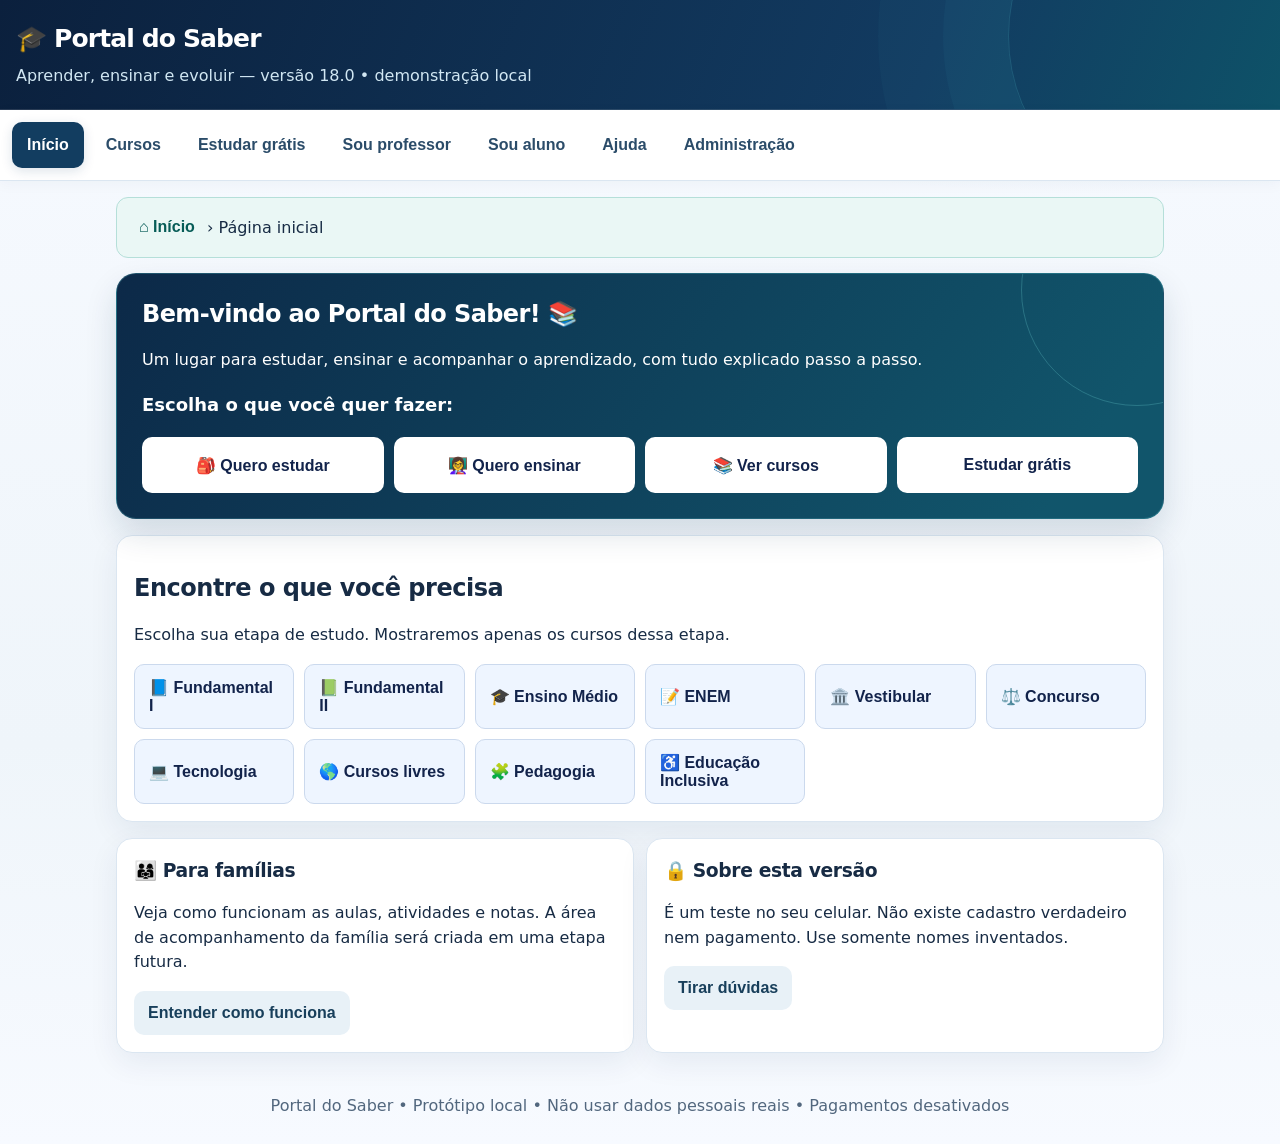
<file: index.html>
<!DOCTYPE html>
<html lang="pt-BR">
<head>
<meta charset="UTF-8">
<meta name="viewport" content="width=device-width, initial-scale=1">
<title>Portal do Saber — 28.0 (protótipo local)</title>
<style>
:root{--azul:#12234b;--claro:#f3f6fb;--verde:#12a89d;--texto:#17233b}*{box-sizing:border-box}body{margin:0;font-family:system-ui,-apple-system,Arial,sans-serif;background:var(--claro);color:var(--texto)}header{background:var(--azul);color:white;padding:20px 16px}header h1{margin:0;font-size:25px}header p{margin:5px 0 0;color:#c9d7ef}nav{display:flex;gap:8px;overflow:auto;padding:12px;background:white;position:sticky;top:0;z-index:2;border-bottom:1px solid #dce3ed}button,.botao{border:0;border-radius:10px;padding:11px 14px;font-weight:700;cursor:pointer;background:var(--azul);color:white}nav button{white-space:nowrap;background:#e9eef8;color:var(--azul)}nav button.ativo{background:var(--azul);color:white}main{max-width:960px;margin:auto;padding:16px}.hero{background:linear-gradient(120deg,#12234b,#176e87);color:white;padding:25px;border-radius:18px}.hero h2{margin-top:0}.grade{display:grid;grid-template-columns:repeat(auto-fit,minmax(220px,1fr));gap:12px;margin-top:16px}.cartao{background:white;border:1px solid #e1e7f0;border-radius:15px;padding:17px;box-shadow:0 3px 12px #1020440b}.cartao h3{margin:0 0 9px}small,.muted{color:#66758b}label{display:block;font-size:14px;font-weight:650;margin:12px 0 5px}input,select,textarea{width:100%;border:1px solid #cbd5e1;border-radius:9px;padding:11px;font:inherit;background:white}textarea{min-height:78px}section{display:none}section.ativo{display:block}.linha{display:flex;gap:10px;align-items:center;flex-wrap:wrap}.linha>*{flex:1}table{width:100%;border-collapse:collapse;font-size:14px}th,td{padding:9px;text-align:left;border-bottom:1px solid #e4e9f0}th{background:#f2f5fa}.tabela{overflow:auto}.sucesso{color:#087b62}.aviso{color:#a14c00}.pill{display:inline-block;background:#dff8f4;color:#075b55;border-radius:30px;padding:5px 9px;font-size:12px}footer{text-align:center;padding:25px;color:#64748b}.vazio{color:#68758b;font-style:italic}.pergunta{margin:12px 0;padding:12px;background:#f5f7fb;border-radius:9px}.pergunta label{font-weight:400;margin:8px 0}.pergunta input{width:auto}button:disabled{opacity:.5} .perigo{background:#a22d40}.secundario{background:#e9eef8;color:#12234b}.acoes{display:flex;gap:8px;flex-wrap:wrap;margin-top:12px}.acoes button{flex:1}.status{font-size:12px;font-weight:700;padding:5px 9px;border-radius:30px;background:#eef5ff;color:#25416f}.resumo{font-size:13px;color:#64748b}.topo{display:flex;align-items:center;justify-content:space-between;gap:10px;flex-wrap:wrap}.notificacao{position:fixed;bottom:18px;left:16px;right:16px;max-width:440px;margin:auto;padding:14px;background:#12234b;color:white;border-radius:12px;z-index:10;box-shadow:0 10px 30px #0003;display:none}.nota{font-size:27px;font-weight:800;color:#0c766e}
 .barra{height:10px;background:#e4ebf5;border-radius:20px;overflow:hidden}.progresso{height:100%;background:#12a89d}.destaque{border-left:5px solid #12a89d}.filtro{margin:12px 0}.etiqueta{font-size:12px;background:#eef3ff;color:#243d73;padding:5px 9px;border-radius:20px;display:inline-block} .barra-modulo{height:9px;background:#e4ebf5;border-radius:20px;overflow:hidden;margin:9px 0}.barra-modulo>span{display:block;height:100%;background:#12a89d}.filtros-aula{display:grid;grid-template-columns:1fr 1fr;gap:10px}@media(max-width:480px){.filtros-aula{grid-template-columns:1fr}} .curso-meta{display:flex;gap:7px;flex-wrap:wrap;margin:10px 0}.curso-meta span{background:#eaf3f8;border-radius:20px;padding:5px 9px;font-size:12px}.curso-preco{font-size:20px;font-weight:800;color:#086d65}.curso-card p{overflow-wrap:anywhere}.curso-card button{margin-top:8px} .curso-aula{border-left:3px solid #12a89d;padding:10px;margin:9px 0;background:#f4f8fc;border-radius:7px}.curso-aula a{overflow-wrap:anywhere}.curso-modulo{padding:12px;border:1px solid #e1e7f0;border-radius:12px;margin:12px 0} 
/* Versão 11: leitura confortável e caminhos claros */
html{scroll-behavior:smooth}body{line-height:1.55}button,input,select,textarea{font-size:16px}button{min-height:44px}button:focus-visible,input:focus-visible,select:focus-visible,textarea:focus-visible,summary:focus-visible{outline:3px solid #0a9d92;outline-offset:2px}h2{line-height:1.25}.escolhas{display:grid;grid-template-columns:repeat(auto-fit,minmax(150px,1fr));gap:10px}.escolhas button{background:white;color:#12234b;min-height:56px}.legivel{font-size:18px;font-weight:700}.segmentos{display:grid;grid-template-columns:repeat(auto-fit,minmax(145px,1fr));gap:10px}.segmentos button{text-align:left;background:#eef5ff;color:#12234b;border:1px solid #cbd9ed;min-height:65px}details{padding:15px 0;border-bottom:1px solid #e1e7f0}summary{cursor:pointer;font-weight:750;font-size:17px}details p{line-height:1.8}.caminho{background:#eaf7f5;border:1px solid #b5dfd9;padding:12px 15px;border-radius:12px;margin-bottom:15px}.caminho button{background:transparent;color:#075c57;padding:4px 7px;min-height:35px}nav{scrollbar-width:thin}nav button{min-height:46px}@media(max-width:520px){header{padding:15px}main{padding:12px}.cartao{padding:15px}.hero{padding:20px}.segmentos{grid-template-columns:repeat(2,minmax(0,1fr))}}
/* Aula ao vivo e materiais de educação inclusiva */
.aula-online{border-left:5px solid #12a89d}.aula-online a{display:inline-block;background:#12234b;color:white;padding:12px 15px;border-radius:10px;text-decoration:none;font-weight:700;margin:5px 5px 5px 0}.aula-online a:focus-visible{outline:3px solid #12a89d}.ajuda-curta{background:#eaf7f5;border-radius:10px;padding:12px;margin:12px 0}.area-prof{border:1px solid #e1e7f0;border-radius:13px;padding:14px;margin:12px 0;background:white}

.atalhos-prof{display:grid;grid-template-columns:repeat(2,minmax(0,1fr));gap:9px}.atalhos-prof button{background:#e9eef8;color:#12234b;text-align:left;min-height:48px}.atalhos-prof button:focus-visible{outline:3px solid #0a9b90;outline-offset:2px}.area-prof,.cartao{scroll-margin-top:95px}@media(max-width:390px){.atalhos-prof{grid-template-columns:1fr}}
</style>
<link rel="stylesheet" href="tema-futurista.css">
</head>
<body>
<header><h1>🎓 Portal do Saber</h1><p>Aprender, ensinar e evoluir — versão 18.0 • demonstração local</p></header>
<nav id="menu"><button data-aba="inicio" class="ativo">Início</button><button data-aba="cursos">Cursos</button><button data-aba="estudar">Estudar grátis</button><button data-aba="professor">Sou professor</button><button data-aba="aluno">Sou aluno</button><button data-aba="ajuda">Ajuda</button><button data-aba="admin">Administração</button></nav>
<main><div class="caminho" id="caminho"><button type="button" onclick="abrir('inicio')">⌂ Início</button> <span id="localAtual">› Página inicial</span></div>
<section id="inicio" class="ativo">
<div class="hero"><h2>Bem-vindo ao Portal do Saber! 📚</h2><p>Um lugar para estudar, ensinar e acompanhar o aprendizado, com tudo explicado passo a passo.</p><p class="legivel">Escolha o que você quer fazer:</p><div class="escolhas"><button onclick="abrir('aluno')">🎒 Quero estudar</button><button onclick="abrir('professor')">👩‍🏫 Quero ensinar</button><button onclick="abrir('cursos')">📚 Ver cursos</button><button onclick="abrir('estudar')">Estudar grátis</button></div></div>
<div class="cartao" style="margin-top:16px"><h2>Encontre o que você precisa</h2><p>Escolha sua etapa de estudo. Mostraremos apenas os cursos dessa etapa.</p><div class="segmentos" id="atalhosEtapas"></div></div>
<div class="grade"><div class="cartao"><h3>👨‍👩‍👧 Para famílias</h3><p>Veja como funcionam as aulas, atividades e notas. A área de acompanhamento da família será criada em uma etapa futura.</p><button class="secundario" onclick="abrir('ajuda')">Entender como funciona</button></div><div class="cartao"><h3>🔒 Sobre esta versão</h3><p>É um teste no seu celular. Não existe cadastro verdadeiro nem pagamento. Use somente nomes inventados.</p><button class="secundario" onclick="abrir('ajuda')">Tirar dúvidas</button></div></div>
</section>
<section id="ajuda"><h2>❓ Como usar o Portal do Saber</h2><p>Escolha uma opção para ver o passo a passo.</p><div class="cartao"><details open><summary>🎒 Quero estudar</summary><p>1. Toque em <b>Sou aluno</b>.<br>2. Escolha um aluno de exemplo.<br>3. Veja as aulas, responda às atividades e consulte as notas.</p><button onclick="abrir('aluno')">Ir para a área do aluno</button></details><details><summary>👩‍🏫 Quero ensinar</summary><p>1. Toque em <b>Sou professor</b>.<br>2. Crie uma turma de exemplo.<br>3. Prepare uma atividade ou aula.<br>4. Registre as notas dos alunos fictícios.</p><button onclick="abrir('professor')">Ir para a área do professor</button></details><details><summary>👨‍👩‍👧 Sou mãe, pai ou responsável</summary><p>Por enquanto, você pode explorar os cursos e conhecer o boletim de exemplo. O acesso próprio para responsáveis será desenvolvido antes de usar dados reais.</p><button onclick="abrir('cursos')">Ver cursos</button></details><details><summary>🔐 Como faço meu cadastro?</summary><p>O cadastro verdadeiro ainda não está disponível. O acesso de professores, alunos e responsáveis será separado e protegido. Não informe dados pessoais nesta demonstração.</p></details><details><summary>📹 Como entro na aula ao vivo?</summary><p>O professor cria uma reunião no Meet, Zoom ou outro serviço e coloca o link aqui. Na área do aluno, toque em <b>Entrar na aula</b>. Se o professor compartilhar a gravação, aparecerá o botão <b>Assistir à gravação</b>.</p></details><details><summary>♿ Onde encontro Educação Inclusiva e Pedagogia?</summary><p>Toque em <b>Cursos</b> e escolha <b>Pedagogia</b> ou <b>Educação Inclusiva</b>. Essas áreas terão cursos e materiais próprios, conforme os professores forem cadastrando.</p></details><details><summary>💳 Preciso pagar?</summary><p>Não. Esta versão é gratuita e não faz cobranças. No futuro, haverá cursos gratuitos e pagos, sempre com preços claros antes da compra.</p></details></div></section>
<section id="cursos"><h2>📚 Catálogo de cursos</h2><p class="muted">Explore os cursos demonstrativos. A compra de cursos pagos está desativada.</p><label for="filtroCurso">Escolha a etapa de estudo</label><select id="filtroCurso"><option value="">Todas as etapas</option><option>Fundamental I</option><option>Fundamental II</option><option>Ensino Médio</option><option>ENEM</option><option>Vestibular</option><option>Concurso</option><option>Tecnologia</option><option>Cursos livres</option><option>Pedagogia</option><option>Educação Inclusiva</option></select><label for="buscaCurso">Procure um curso</label><input id="buscaCurso" placeholder="Título, disciplina ou professor"><div class="grade" id="catalogo"></div><div id="detalhesCurso" hidden></div></section>
<section id="estudar"><h2>Estudar grátis</h2><p class="muted">Materiais introdutórios originais para estudo. Este catálogo ainda está em construção e não substitui o conteúdo completo das disciplinas.</p>
<label for="etapaEstudo">Etapa</label><select id="etapaEstudo"><option value="">Todas</option><option>Fundamental I</option><option>Fundamental II</option><option>Ensino Médio</option><option>ENEM</option><option>Tecnologia</option><option>Pedagogia</option><option>Educação Inclusiva</option></select>
<label for="buscaEstudo">Buscar assunto</label><input id="buscaEstudo" placeholder="Ex.: frações, história, HTML" autocomplete="off">
<p id="totalEstudos" role="status"></p><p id="resumoExercicios" role="status"></p><button type="button" class="secundario" id="limparExercicios">Apagar respostas de demonstração</button><p id="progressoEstudos" role="status"></p><label for="filtroEstudos">Mostrar</label><select id="filtroEstudos"><option value="todos">Todos</option><option value="pendentes">Ainda não estudados</option><option value="concluidos">Já estudados</option></select><button type="button" class="secundario" id="limparEstudos">Limpar progresso de demonstração</button><div id="listaEstudos" class="grade"></div>
<div id="leituraEstudo" class="cartao" hidden tabindex="-1"></div></section>
<section id="professor"><h2>Área do professor</h2><div class="cartao"><h3>Meus materiais</h3><p>Crie, organize e edite rascunhos de aulas, exercícios e vídeos em um só lugar.</p><a href="painel-professor.html">Abrir meus materiais</a></div><div class="cartao"><h3>Planejar uma aula</h3><p>Crie um plano com objetivos, conteúdo, atividades e avaliação. Funciona sem internet.</p><a href="planejar-aula.html">Abrir planejamento de aula</a></div>
<div class="cartao" style="margin-bottom:14px" aria-label="Escolha o que deseja fazer"><h3>O que você quer fazer?</h3><p class="muted">Toque em uma opção para ir direto ao assunto.</p><div class="atalhos-prof">
<button type="button" onclick="irFerramenta('turmas')">Minhas turmas</button>
<button type="button" onclick="irFerramenta('cursos')">Meus cursos</button>
<button type="button" onclick="irFerramenta('aulas')">Preparar aulas</button>
<button type="button" onclick="irFerramenta('atividades')">Atividades e provas</button>
<button type="button" onclick="irFerramenta('notas')">Notas e resultados</button>
<button type="button" onclick="irFerramenta('ao-vivo')">Aulas ao vivo</button>
</div></div><div class="ajuda-curta">👩‍🏫 Escolha o que deseja preparar: cursos, turmas, atividades ou aulas ao vivo. Você pode começar por qualquer opção.</div>
<div class="area-prof"><h3>📹 Marcar aula ao vivo ou compartilhar gravação</h3><p>Use Meet, Zoom, Teams ou qualquer outro serviço. Crie o encontro no serviço escolhido e cole o link aqui.</p>
<form id="formEncontro"><label for="encontroTurma">Para qual turma?</label><select id="encontroTurma" required></select><label for="encontroTitulo">Nome da aula</label><input id="encontroTitulo" required maxlength="100" placeholder="Ex.: Alfabetização na prática"><label for="encontroServico">Onde será a aula?</label><select id="encontroServico"><option>Google Meet</option><option>Zoom</option><option>Microsoft Teams</option><option>Outra plataforma</option></select><label for="encontroData">Dia e horário</label><input id="encontroData" type="datetime-local" required><label for="encontroLink">Link para entrar na aula (HTTPS)</label><input id="encontroLink" type="url" required placeholder="https://..."><label for="encontroGravacao">Link da gravação (opcional)</label><input id="encontroGravacao" type="url" placeholder="https://..."><p class="resumo">Só compartilhe gravações com autorização das pessoas envolvidas, especialmente quando houver crianças.</p><button type="submit">Salvar aula</button></form><div id="encontrosProfessor"></div></div><div class="cartao" style="margin-bottom:14px"><h3>🎓 Meus cursos</h3><p class="muted">Cadastre cursos gratuitos ou marque preços para vendas futuras. Os pagamentos estão desativados.</p><form id="formCurso"><label for="cursoTitulo">Nome do curso</label><input id="cursoTitulo" maxlength="100" required placeholder="Ex.: História do Brasil para ENEM"><label for="cursoProfessor">Professor responsável</label><input id="cursoProfessor" maxlength="80" required placeholder="Ex.: Professor Exemplo"><label for="cursoDisciplina">Disciplina</label><select id="cursoDisciplina"><option>História</option><option>Geografia</option><option>Matemática</option><option>Português</option><option>Física</option><option>Química</option><option>Biologia</option><option>Ciências</option><option>Programação</option><option>Outras</option></select><label for="cursoEtapa">Etapa</label><select id="cursoEtapa"><option>Fundamental I</option><option>Fundamental II</option><option>Ensino Médio</option><option>ENEM</option><option>Vestibular</option><option>Concurso</option><option>Tecnologia</option><option>Cursos livres</option><option>Pedagogia</option><option>Educação Inclusiva</option></select><label for="cursoDescricao">Descrição</label><textarea id="cursoDescricao" required maxlength="700" placeholder="O que o aluno vai aprender?"></textarea><label for="cursoCarga">Duração do curso (em horas)</label><input id="cursoCarga" type="number" min="1" max="2000" value="10" required><label for="cursoModalidade">O curso será gratuito?</label><select id="cursoModalidade"><option value="gratuito">Gratuito</option><option value="pago">Pago futuramente</option></select><label for="cursoPreco">Preço futuro (R$)</label><input id="cursoPreco" type="number" min="0" max="100000" step="0.01" value="0"><button style="margin-top:12px">Cadastrar curso</button></form><div class="cartao" style="margin:14px 0;background:#f5fafb"><h3>📚 Organizar aulas por curso e módulo</h3><p class="muted">Adicione aulas a um módulo existente. Use links HTTPS para vídeos e materiais externos.</p><div class="cartao" style="margin:12px 0;background:#f5fafb"><h4>Usar material já preparado</h4><p class="muted">Selecione um rascunho salvo em “Meus materiais” para preencher a aula sem digitar tudo novamente.</p><label for="materialExistente">Rascunho</label><select id="materialExistente"><option value="">Selecione um material</option></select><div class="acoes"><button type="button" class="secundario" id="atualizarMateriais">Atualizar lista</button><button type="button" id="usarMaterial">Preencher aula</button><a href="painel-professor.html">Abrir Meus materiais</a></div><p class="resumo">Os rascunhos ficam apenas neste navegador. Selecione o curso e o módulo e confirme em “Adicionar aula ao módulo”.</p></div><form id="formAulaCurso"><label for="vinculoCurso">Curso</label><select id="vinculoCurso" required></select><label for="vinculoModulo">Módulo</label><select id="vinculoModulo" required></select><label for="vinculoTitulo">Título da aula</label><input id="vinculoTitulo" required maxlength="100" placeholder="Ex.: Brasil Colônia — Introdução"><label for="vinculoTexto">Resumo da aula</label><textarea id="vinculoTexto" required maxlength="1200"></textarea><label for="vinculoLink">Endereço do vídeo ou material (opcional)</label><input id="vinculoLink" type="url" placeholder="https://..."><button style="margin-top:12px">Adicionar aula ao módulo</button></form><div id="aulasVinculadas"></div></div><div id="cursosProfessor"></div></div><p class="muted">Ambiente demonstrativo: sem autenticação real.</p><div class="cartao" style="margin-bottom:14px"><h3>📊 Como estão minhas turmas</h3><p class="muted">Relatório demonstrativo calculado a partir das matrículas e notas locais.</p><label for="relatorioTurma">Filtrar turma</label><select id="relatorioTurma"><option value="">Todas as turmas</option></select><div class="grade" id="indicadoresProfessor"></div><div id="relatorioProfessor"></div><button type="button" class="secundario" onclick="exportarRelatorio()">Exportar relatório CSV</button></div><div class="grade"><div class="cartao"><h3>Nova turma</h3><form id="formTurma"><label>Nome da turma</label><input id="turmaNome" required placeholder="Ex.: História 9º ano"><label>Etapa</label><select id="turmaEtapa"><option>Fundamental I</option><option>Fundamental II</option><option>Ensino Médio</option><option>ENEM</option><option>Vestibular</option><option>Concurso</option><option>Tecnologia</option></select><button style="margin-top:12px">Criar turma</button></form></div><div class="cartao"><h3>Nova atividade</h3><form id="formAtividade"><label>Turma</label><select id="atividadeTurma" required></select><label>Disciplina</label><select id="disciplina"><option>História</option><option>Geografia</option><option>Matemática</option><option>Português</option><option>Ciências</option><option>Física</option><option>Química</option><option>Biologia</option><option>Programação</option><option>Outras</option></select><label>Tipo de atividade</label><select id="tipoAtividade"><option value="regular">Atividade regular</option><option value="recuperacao">Recuperação</option></select><label>Pergunta</label><textarea id="pergunta" required placeholder="Escreva a pergunta"></textarea><label>Alternativa A</label><input id="altA" required><label>Alternativa B</label><input id="altB" required><label>Alternativa C</label><input id="altC" required><label>Resposta correta</label><select id="correta"><option value="0">A</option><option value="1">B</option><option value="2">C</option></select><button style="margin-top:12px">Publicar atividade</button></form></div></div><div class="cartao" style="margin-top:14px"><h3>👥 Cadastrar aluno na turma</h3><form id="formMatricula"><label>Nome fictício do aluno</label><input id="matriculaAluno" required maxlength="70" placeholder="Ex.: Aluno Exemplo"><label>Turma</label><select id="matriculaTurma" required></select><button style="margin-top:12px">Matricular aluno</button></form><div id="listaMatriculas"></div></div><div class="cartao" style="margin-top:14px"><h3>📚 Banco de questões e simulados</h3><p class="muted">Monte simulados agrupando as questões publicadas na mesma turma.</p><label>Turma do simulado</label><select id="simuladoTurma"></select><label>Título do simulado</label><input id="simuladoTitulo" placeholder="Ex.: Revisão de História — ENEM" maxlength="100"><button type="button" style="margin-top:12px" onclick="criarSimulado()">Criar simulado com as questões da turma</button><div id="listaBanco"></div></div><div class="cartao" style="margin-top:14px"><h3>🎬 Publicar videoaula e material</h3><p class="muted">Adicione uma aula por módulo, com explicação e link público HTTPS para vídeo ou material. Não envie dados pessoais.</p><form id="formAula"><label>Turma</label><select id="aulaTurma" required></select><label>Módulo</label><input id="aulaModulo" required maxlength="70" placeholder="Ex.: Brasil Colônia"><label>Título da aula</label><input id="aulaTitulo" required maxlength="100" placeholder="Ex.: Capitanias hereditárias"><label>Explicação da aula</label><textarea id="aulaTexto" required maxlength="4000" placeholder="Resumo, orientações e atividades..."></textarea><label>Endereço do vídeo ou material (opcional)</label><input id="aulaLink" type="url" placeholder="https://..."><label>Tipo do link</label><select id="aulaTipo"><option value="video">Videoaula</option><option value="material">Material didático</option></select><button style="margin-top:12px">Publicar aula</button></form><div id="aulasProfessor"></div><p class="resumo">As alterações são apenas locais. Use nomes fictícios.</p></div><h3>Minhas turmas</h3><div id="listaTurmas" class="grade"></div><div class="cartao" style="margin-top:14px"><h3>Registrar nota manual</h3><form id="formNota"><label>Aluno</label><select id="nomeAluno" required></select><label>Turma</label><select id="notaTurma" required></select><label>Nota (0 a 10)</label><input id="valorNota" type="number" min="0" max="10" step="0.1" required><button style="margin-top:12px">Registrar nota</button></form></div></section>
<section id="aluno"><h2>Área do aluno</h2><div class="cartao" style="margin-bottom:14px"><h3>📹 Minhas aulas ao vivo e gravadas</h3><p class="muted">Encontre o horário e toque no link da aula. Se houver gravação, ela aparecerá aqui.</p><div id="encontrosAluno"></div></div><p class="muted">Selecione um perfil fictício para simular o boletim. Isto NÃO é login real.</p><div class="cartao destaque"><label for="alunoAtivo">Aluno em demonstração</label><select id="alunoAtivo"></select><p class="resumo">As atividades são disponibilizadas apenas para as turmas em que o aluno está matriculado.</p></div><div class="cartao" style="margin-top:14px"><h3>📚 Minhas aulas e materiais</h3><div class="filtros-aula"><div><label for="buscaAula">Buscar aula</label><input id="buscaAula" placeholder="Título, módulo ou conteúdo"></div><div><label for="filtroModulo">Filtrar módulo</label><select id="filtroModulo"><option value="">Todos os módulos</option></select></div></div><div id="resumoAulas"></div><div id="aulasAluno"></div></div><div class="cartao" style="margin-top:14px"><h3>📈 Meu progresso por turma</h3><div id="progressoAluno"></div></div><div class="cartao"><h3>Atividades disponíveis</h3><div id="listaAtividades"></div></div><div class="cartao" style="margin-top:14px"><h3>📝 Meus simulados</h3><div id="listaSimulados"></div></div><div class="cartao" style="margin-top:14px"><h3>Meu boletim</h3><div id="boletim"></div></div></section>
<section id="admin"><h2>Área de administração</h2><p class="muted">Dados demonstrativos do navegador. Nenhum pagamento é realizado. Não use dados reais de alunos.</p><div class="grade"><div class="cartao"><h3>Turmas</h3><div id="totalTurmas" class="nota">0</div></div><div class="cartao"><h3>Atividades</h3><div id="totalAtividades" class="nota">0</div></div><div class="cartao"><h3>Notas registradas</h3><div id="totalNotas" class="nota">0</div></div></div><div class="cartao" style="margin-top:14px"><h3>⚙️ Critérios de avaliação</h3><label for="mediaMinima">Média mínima para aprovação (demonstração)</label><input id="mediaMinima" type="number" min="0" max="10" step="0.5" value="7"><p class="resumo">Cada turma terá regras próprias na versão com banco de dados.</p></div><div class="cartao" style="margin-top:14px"><h3>💰 Simulador de comissões</h3><label>Preço do curso (R$)</label><input id="preco" type="number" min="0" step="0.01" value="100"><p>Professor (70%): <strong id="profRecebe">R$ 70,00</strong></p><p>Portal do Saber (30%): <strong id="portalRecebe">R$ 30,00</strong></p><small>Valores brutos ilustrativos, antes de taxas e impostos. Pagamentos desativados.</small></div><div class="cartao" style="margin-top:14px"><h3>Histórico de notas</h3><div id="historico"></div></div><div class="cartao" style="margin-top:14px"><h3>💾 Backup dos dados de demonstração</h3><p class="muted">Exporte as turmas, matrículas, atividades e notas deste navegador.</p><div class="acoes"><button type="button" onclick="exportar()">Exportar JSON</button><label class="botao" style="text-align:center;cursor:pointer">Importar backup <input id="arquivoBackup" type="file" accept=".json,application/json" style="display:none"></label><button type="button" class="perigo" onclick="reiniciar()">Reiniciar demonstração</button></div></div></section>
</main><footer>Portal do Saber • Protótipo local • Não usar dados pessoais reais • Pagamentos desativados</footer><div class="notificacao" id="toast" role="status" aria-live="polite"></div>
<script>
function irFerramenta(tipo){
 const chaves={turmas:['turma','matrícula'],cursos:['meus cursos'],aulas:['publicar videoaula','organizar aulas'],atividades:['atividades','questões'],notas:['registrar nota','como estão minhas turmas'], 'ao-vivo':['marcar aula ao vivo']};
 const titulos=[...document.querySelectorAll('#professor h3')];
 const achou=titulos.find(h=>(chaves[tipo]||[]).some(t=>h.textContent.toLocaleLowerCase('pt-BR').includes(t)));
 if(!achou){aviso('Esta opção ainda está sendo organizada.');return;}
 const destino=achou.closest('.cartao,.area-prof')||achou;
 destino.scrollIntoView({behavior:'smooth',block:'start'});
 destino.setAttribute('tabindex','-1');destino.focus({preventScroll:true});
}

// Dados de demonstração salvos somente neste navegador.
const CHAVE='portal_saber_demo_v3'; // Mantém os dados criados na versão anterior.
const inicial={turmas:[{id:'t1',nome:'História — ENEM',etapa:'ENEM'}],atividades:[{id:'a1',turma:'t1',pergunta:'Qual acontecimento marcou o início da Idade Moderna na periodização tradicional?',alternativas:['Queda de Constantinopla','Revolução Francesa','Independência do Brasil'],correta:0}],notas:[],alunos:['Aluno Exemplo'],matriculas:[{aluno:'Aluno Exemplo',turma:'t1'}]};
let dados;
try{const salvo=JSON.parse(localStorage.getItem(CHAVE));dados=salvo&&Array.isArray(salvo.turmas)&&Array.isArray(salvo.atividades)&&Array.isArray(salvo.notas)?salvo:structuredClone(inicial)}catch(e){dados=structuredClone(inicial)}
dados.alunos=Array.isArray(dados.alunos)?dados.alunos:['Aluno Exemplo'];dados.matriculas=Array.isArray(dados.matriculas)?dados.matriculas:[{aluno:'Aluno Exemplo',turma:'t1'}];dados.simulados=Array.isArray(dados.simulados)?dados.simulados:[];dados.tentativas=Array.isArray(dados.tentativas)?dados.tentativas:[];dados.aulas=Array.isArray(dados.aulas)?dados.aulas:[];dados.conclusoes=Array.isArray(dados.conclusoes)?dados.conclusoes:[];dados.cursos=Array.isArray(dados.cursos)?dados.cursos:[];dados.encontros=Array.isArray(dados.encontros)?dados.encontros:[];
const $=id=>document.getElementById(id);
let alunoSelecionado='Aluno Exemplo';
const moeda=v=>Number(v).toLocaleString('pt-BR',{style:'currency',currency:'BRL'});
const escapar=s=>String(s).replace(/[&<>"']/g,c=>({'&':'&amp;','<':'&lt;','>':'&gt;','"':'&quot;',"'":'&#39;'}[c]));
function aviso(msg){const t=$('toast');t.textContent=msg;t.style.display='block';clearTimeout(window.avisoTimer);window.avisoTimer=setTimeout(()=>t.style.display='none',3200)}
const id=()=>String(Date.now())+Math.random().toString(36).slice(2,6);
function salvar(){try{localStorage.setItem(CHAVE,JSON.stringify(dados))}catch(e){alert('Não foi possível salvar no navegador.')}renderizar()}
function escolherEtapa(etapa){abrir('cursos');const seletor=document.getElementById('filtroCurso');seletor.value=etapa;seletor.dispatchEvent(new Event('change'));document.getElementById('catalogo').scrollIntoView({block:'nearest'});}
function montarAtalhos(){const nomes=[['📘','Fundamental I'],['📗','Fundamental II'],['🎓','Ensino Médio'],['📝','ENEM'],['🏛️','Vestibular'],['⚖️','Concurso'],['💻','Tecnologia'],['🌎','Cursos livres'],['🧩','Pedagogia'],['♿','Educação Inclusiva']];document.getElementById('atalhosEtapas').innerHTML=nomes.map(([icone,nome])=>`<button type="button" onclick="escolherEtapa('${nome}')">${icone} ${nome}</button>`).join('');}
function abrir(aba){document.querySelectorAll('main section').forEach(s=>s.classList.toggle('ativo',s.id===aba));document.querySelectorAll('#menu button').forEach(b=>b.classList.toggle('ativo',b.dataset.aba===aba));const titulos={inicio:'Página inicial',cursos:'Cursos por etapa',estudar:'Estudar grátis',professor:'Área do professor',aluno:'Área do aluno',admin:'Administração',ajuda:'Ajuda e orientações'};document.getElementById('localAtual').textContent='› '+(titulos[aba]||'Portal do Saber');window.scrollTo(0,0)}
$('menu').addEventListener('click',e=>{const b=e.target.closest('button[data-aba]');if(b)abrir(b.dataset.aba)});
$('formTurma').addEventListener('submit',e=>{e.preventDefault();dados.turmas.push({id:id(),nome:$('turmaNome').value.trim(),etapa:$('turmaEtapa').value});e.target.reset();salvar();aviso('Turma criada!')});
$('formAtividade').addEventListener('submit',e=>{e.preventDefault();if(!dados.turmas.length)return alert('Crie uma turma primeiro.');dados.atividades.push({id:id(),turma:$('atividadeTurma').value,pergunta:$('pergunta').value.trim(),alternativas:[$('altA').value.trim(),$('altB').value.trim(),$('altC').value.trim()],correta:Number($('correta').value),disciplina:$('disciplina').value,tipo:$('tipoAtividade').value});e.target.reset();salvar();aviso('Atividade publicada!')});
$('formMatricula').addEventListener('submit',e=>{e.preventDefault();const aluno=$('matriculaAluno').value.trim(),turma=$('matriculaTurma').value;if(!aluno||!turma)return;if(!dados.alunos.includes(aluno))dados.alunos.push(aluno);if(dados.matriculas.some(m=>m.aluno===aluno&&m.turma===turma))return aviso('Aluno já matriculado nesta turma.');dados.matriculas.push({aluno,turma});e.target.reset();salvar();aviso('Matrícula demonstrativa realizada!')});
$('formNota').addEventListener('submit',e=>{e.preventDefault();const valor=Number($('valorNota').value);if(!Number.isFinite(valor)||valor<0||valor>10)return alert('Nota inválida.');if(!dados.matriculas.some(m=>m.aluno===$('nomeAluno').value&&m.turma===$('notaTurma').value))return aviso('Matricule o aluno nessa turma primeiro.');dados.notas.push({id:id(),aluno:$('nomeAluno').value, turma:$('notaTurma').value,valor:valor,origem:'Professor',data:new Date().toLocaleString('pt-BR')});salvar();aviso('Nota registrada!')});
function responder(aid){
 const a=dados.atividades.find(x=>x.id===aid);if(!a)return;
 if(dados.tentativas.some(t=>t.aluno===alunoSelecionado&&t.atividade===aid))return aviso('Atividade já respondida.');
 const selecionada=document.querySelector('input[name="resposta_'+aid+'"]:checked');if(!selecionada)return alert('Escolha uma alternativa.');
 if(!dados.matriculas.some(m=>m.aluno===alunoSelecionado&&m.turma===a.turma))return aviso('Aluno não matriculado nesta turma.');
 const acertou=Number(selecionada.value)===a.correta;
 dados.tentativas.push({aluno:alunoSelecionado,atividade:aid,resposta:Number(selecionada.value),acertou});
 dados.notas.push({id:id(),aluno:alunoSelecionado,turma:a.turma,valor:acertou?10:0,origem:a.tipo==='recuperacao'?'Recuperação':'Atividade',data:new Date().toLocaleString('pt-BR')});
 salvar();aviso(acertou?'Resposta correta!':'Resposta registrada. Confira o conteúdo e continue estudando.');
}
function criarSimulado(){
 const turma=$('simuladoTurma').value,titulo=$('simuladoTitulo').value.trim();
 const questoes=dados.atividades.filter(a=>a.turma===turma&&a.tipo!=='recuperacao').map(a=>a.id);
 if(!titulo)return aviso('Digite o título do simulado.');
 if(questoes.length<2)return aviso('Publique pelo menos duas questões regulares nessa turma.');
 dados.simulados.push({id:id(),turma,titulo,questoes});$('simuladoTitulo').value='';salvar();aviso('Simulado criado!');
}
function responderSimulado(sid){
 const sim=dados.simulados.find(s=>s.id===sid);if(!sim)return;
 if(dados.tentativas.some(t=>t.aluno===alunoSelecionado&&t.simulado===sid))return aviso('Simulado já realizado.');
 if(!dados.matriculas.some(m=>m.aluno===alunoSelecionado&&m.turma===sim.turma))return aviso('Aluno não matriculado.');
 const questoes=sim.questoes.map(q=>dados.atividades.find(a=>a.id===q)).filter(Boolean);
 if(!questoes.length)return aviso('Simulado sem questões.');
 const respostas=[];
 for(const q of questoes){const marcado=document.querySelector('input[name="sim_'+sid+'_'+q.id+'"]:checked');if(!marcado)return aviso('Responda todas as questões antes de enviar.');respostas.push(Number(marcado.value));}
 const acertos=questoes.filter((q,i)=>q.correta===respostas[i]).length;
 const nota=Math.round(acertos/questoes.length*100)/10;
 dados.tentativas.push({aluno:alunoSelecionado,simulado:sid,acertos,total:questoes.length});
 dados.notas.push({id:id(),aluno:alunoSelecionado,turma:sim.turma,valor:nota,origem:'Simulado: '+sim.titulo,data:new Date().toLocaleString('pt-BR')});
 salvar();aviso('Simulado concluído: '+acertos+' de '+questoes.length+' acertos.');
}
// Aceita apenas URLs HTTPS para evitar links executáveis inseridos nos campos.
function linkSeguro(valor){try{const u=new URL(valor);return u.protocol==='https:'?u.href:''}catch(e){return ''}}
$('formAula').addEventListener('submit',e=>{e.preventDefault();const link=$('aulaLink').value.trim();if(link&&!linkSeguro(link))return aviso('Use apenas links HTTPS válidos.');const turma=$('aulaTurma').value;if(!dados.turmas.some(t=>t.id===turma))return aviso('Selecione uma turma.');dados.aulas.push({id:id(),turma,modulo:$('aulaModulo').value.trim(),titulo:$('aulaTitulo').value.trim(),texto:$('aulaTexto').value.trim(),link:linkSeguro(link),tipo:$('aulaTipo').value});e.target.reset();salvar();aviso('Aula publicada na demonstração!')});
function concluirAula(aid){const a=dados.aulas.find(x=>x.id===aid);if(!a||!dados.matriculas.some(m=>m.aluno===alunoSelecionado&&m.turma===a.turma))return aviso('Aula indisponível.');if(!dados.conclusoes.some(c=>c.aluno===alunoSelecionado&&c.aula===aid))dados.conclusoes.push({aluno:alunoSelecionado,aula:aid,data:new Date().toLocaleString('pt-BR')});salvar();aviso('Aula marcada como concluída!')}
// Edita uma aula já publicada sem alterar seu identificador nem o progresso do aluno.
function editarAula(aid){
 const aula=dados.aulas.find(a=>a.id===aid);if(!aula)return;
 const titulo=prompt('Título da aula:',aula.titulo);if(titulo===null)return;
 if(!titulo.trim()||titulo.trim().length>100)return aviso('Título inválido.');
 const modulo=prompt('Módulo:',aula.modulo);if(modulo===null)return;
 if(!modulo.trim()||modulo.trim().length>70)return aviso('Módulo inválido.');
 const texto=prompt('Explicação da aula:',aula.texto);if(texto===null)return;
 if(!texto.trim()||texto.length>4000)return aviso('Texto inválido.');
 const link=prompt('Link HTTPS (pode ficar vazio):',aula.link||'');if(link===null)return;
 if(link.trim()&&!linkSeguro(link.trim()))return aviso('Use um link HTTPS válido.');
 Object.assign(aula,{titulo:titulo.trim(),modulo:modulo.trim(),texto:texto.trim(),link:linkSeguro(link.trim())});
 salvar();aviso('Aula atualizada!');
}
// A biblioteca é filtrada sem alterar os dados salvos.
function renderizarBiblioteca(){
 const busca=($('buscaAula').value||'').toLocaleLowerCase('pt-BR').trim();
 const modulo=$('filtroModulo').value;
 const aulas=dados.aulas.filter(a=>dados.matriculas.some(m=>m.aluno===alunoSelecionado&&m.turma===a.turma));
 const modulos=[...new Set(aulas.map(a=>a.modulo))].sort((a,b)=>a.localeCompare(b,'pt-BR'));
 $('filtroModulo').innerHTML='<option value="">Todos os módulos</option>'+modulos.map(m=>`<option value="${escapar(m)}" ${m===modulo?'selected':''}>${escapar(m)}</option>`).join('');
 const total=aulas.length,concluidas=aulas.filter(a=>dados.conclusoes.some(c=>c.aluno===alunoSelecionado&&c.aula===a.id)).length;
 const percentual=total?Math.round(concluidas/total*100):0;
 $('resumoAulas').innerHTML=`<p><strong>${concluidas} de ${total} aulas concluídas (${percentual}%)</strong></p><div class="barra-modulo"><span style="width:${percentual}%"></span></div>`;
 const filtradas=aulas.filter(a=>(!modulo||a.modulo===modulo)&&(!busca||[a.titulo,a.modulo,a.texto].join(' ').toLocaleLowerCase('pt-BR').includes(busca)));
 $('aulasAluno').innerHTML=filtradas.map(a=>{const concluida=dados.conclusoes.some(c=>c.aluno===alunoSelecionado&&c.aula===a.id);const url=linkSeguro(a.link);return `<article class="pergunta"><span class="pill">${escapar(a.modulo)}</span><h4>${escapar(a.titulo)}</h4><p class="muted">${escapar(dados.turmas.find(t=>t.id===a.turma)?.nome||'Turma')}</p><p style="white-space:pre-wrap">${escapar(a.texto)}</p>${url?`<p><a href="${escapar(url)}" target="_blank" rel="noopener noreferrer">Abrir ${a.tipo==='video'?'videoaula':'material'} ↗</a></p>`:''}<button type="button" ${concluida?'disabled':''} onclick="concluirAula('${a.id}')">${concluida?'✓ Aula concluída':'Marcar como concluída'}</button></article>`}).join('')||'<p class="vazio">Nenhuma aula encontrada para este filtro.</p>';
}
$('buscaAula').addEventListener('input',renderizarBiblioteca);
$('filtroModulo').addEventListener('change',renderizarBiblioteca);
function excluirAula(aid){if(!confirm('Excluir esta aula demonstrativa?'))return;dados.aulas=dados.aulas.filter(a=>a.id!==aid);dados.conclusoes=dados.conclusoes.filter(c=>c.aula!==aid);salvar();aviso('Aula excluída.')}
function editarNota(nid){const n=dados.notas.find(x=>x.id===nid);if(!n)return;const valor=prompt('Nova nota entre 0 e 10:',String(n.valor));if(valor===null)return;const v=Number(valor.replace(',','.'));if(!Number.isFinite(v)||v<0||v>10)return aviso('Nota inválida.');n.alteracoes=n.alteracoes||[];n.alteracoes.push({anterior:n.valor,novo:v,data:new Date().toLocaleString('pt-BR')});n.valor=v;salvar();aviso('Nota atualizada com histórico!')}
function exportar(){const blob=new Blob([JSON.stringify(dados,null,2)],{type:'application/json'});const url=URL.createObjectURL(blob);const a=document.createElement('a');a.href=url;a.download='portal-do-saber-backup.json';document.body.appendChild(a);a.click();a.remove();setTimeout(()=>URL.revokeObjectURL(url),1000)}
$('arquivoBackup').addEventListener('change',async e=>{
 const arquivo=e.target.files[0];if(!arquivo)return;
 try{
  if(arquivo.size>2000000)throw Error('Arquivo muito grande.');
  const novo=JSON.parse(await arquivo.text());
  if(!novo||!['turmas','atividades','notas','alunos','matriculas'].every(k=>Array.isArray(novo[k])))throw Error('Formato de backup inválido.');
  if(!confirm('Substituir os dados demonstrativos atuais pelos dados do backup?'))return;
  dados={...novo,simulados:Array.isArray(novo.simulados)?novo.simulados:[],tentativas:Array.isArray(novo.tentativas)?novo.tentativas:[],aulas:Array.isArray(novo.aulas)?novo.aulas:[],conclusoes:Array.isArray(novo.conclusoes)?novo.conclusoes:[],cursos:Array.isArray(novo.cursos)?novo.cursos:[]};salvar();aviso('Backup importado!');
 }catch(erro){alert('Não foi possível importar: '+erro.message)}finally{e.target.value=''}
});
function reiniciar(){if(!confirm('Apagar todos os dados locais de demonstração deste navegador?'))return;dados=structuredClone(inicial);dados.simulados=[];dados.tentativas=[];dados.aulas=[];dados.conclusoes=[];dados.cursos=[];dados.encontros=[];salvar();aviso('Demonstração reiniciada.')}
// Relatórios: não alteram notas, somente apresentam os registros já existentes.
function resumoRelatorio(){
 const filtro=$('relatorioTurma').value;
 const turmas=dados.turmas.filter(t=>!filtro||t.id===filtro);
 const minimo=Math.max(0,Math.min(10,Number($('mediaMinima').value)||7));
 const linhas=[];
 for(const turma of turmas){
  for(const m of dados.matriculas.filter(x=>x.turma===turma.id)){
   const ns=dados.notas.filter(n=>n.turma===turma.id&&n.aluno===m.aluno);
   const media=ns.length?ns.reduce((s,n)=>s+Number(n.valor),0)/ns.length:null;
   const concluidas=dados.conclusoes.filter(c=>c.aluno===m.aluno&&dados.aulas.some(a=>a.id===c.aula&&a.turma===turma.id)).length;
   const totalAulas=dados.aulas.filter(a=>a.turma===turma.id).length;
   linhas.push({turma:turma.nome,aluno:m.aluno,media,avaliacoes:ns.length,concluidas,totalAulas,status:media===null?'Sem avaliação':media<minimo?'Recuperação':'Na média'});
  }
 }
 return linhas;
}
function renderizarRelatorio(){
 const select=$('relatorioTurma'),anterior=select.value;
 select.innerHTML='<option value="">Todas as turmas</option>'+dados.turmas.map(t=>`<option value="${escapar(t.id)}">${escapar(t.nome)}</option>`).join('');
 select.value=dados.turmas.some(t=>t.id===anterior)?anterior:'';
 const linhas=resumoRelatorio(),avaliados=linhas.filter(l=>l.media!==null),abaixo=avaliados.filter(l=>l.status==='Recuperação');
 const media=avaliados.length?avaliados.reduce((s,l)=>s+l.media,0)/avaliados.length:null;
 $('indicadoresProfessor').innerHTML=`<div class="cartao"><strong>👥 Matrículas</strong><div class="nota">${linhas.length}</div></div><div class="cartao"><strong>📉 Recuperação</strong><div class="nota">${abaixo.length}</div></div><div class="cartao"><strong>📈 Média das médias</strong><div class="nota">${media===null?'—':media.toFixed(1)}</div></div>`;
 $('relatorioProfessor').innerHTML='<div class="tabela"><table><thead><tr><th>Aluno</th><th>Turma</th><th>Média</th><th>Situação</th><th>Aulas</th></tr></thead><tbody>'+linhas.map(l=>`<tr><td>${escapar(l.aluno)}</td><td>${escapar(l.turma)}</td><td>${l.media===null?'—':l.media.toFixed(1)}</td><td>${escapar(l.status)}</td><td>${l.concluidas}/${l.totalAulas}</td></tr>`).join('')+'</tbody></table></div>'+(linhas.length?'':'<p class="vazio">Sem alunos matriculados neste filtro.</p>')+'<p class="resumo">Média simples de todas as notas registradas na turma, inclusive recuperação. Ainda não representa um boletim escolar oficial.</p>';
}
function exportarRelatorio(){
 const linhas=resumoRelatorio();
 const campos=[['Aluno','Turma','Media','Avaliacoes','Situacao','Aulas concluidas','Total de aulas'],...linhas.map(l=>[l.aluno,l.turma,l.media===null?'':l.media.toFixed(1).replace('.',','),l.avaliacoes,l.status,l.concluidas,l.totalAulas])];
 const csv='\uFEFF'+campos.map(l=>l.map(v=>'"'+String(v).replace(/"/g,'""')+'"').join(';')).join('\r\n');
 const url=URL.createObjectURL(new Blob([csv],{type:'text/csv;charset=utf-8'}));
 const a=document.createElement('a');a.href=url;a.download='portal-do-saber-relatorio.csv';document.body.appendChild(a);a.click();a.remove();setTimeout(()=>URL.revokeObjectURL(url),1000);
}
$('relatorioTurma').addEventListener('change',renderizarRelatorio);

// Cursos são registros locais. Nenhum dado financeiro é enviado a servidores.
$('formCurso').addEventListener('submit',e=>{
 e.preventDefault();
 const modalidade=$('cursoModalidade').value;
 const preco=Number($('cursoPreco').value);
 const carga=Number($('cursoCarga').value);
 if(!Number.isFinite(preco)||preco<0||preco>100000||!Number.isInteger(carga)||carga<1||carga>2000)return aviso('Confira preço e carga horária.');
 if(modalidade==='pago'&&preco<=0)return aviso('Informe um preço futuro maior que zero.');
 dados.cursos.push({id:id(),titulo:$('cursoTitulo').value.trim(),professor:$('cursoProfessor').value.trim(),disciplina:$('cursoDisciplina').value,etapa:$('cursoEtapa').value,descricao:$('cursoDescricao').value.trim(),carga,modalidade,preco:modalidade==='pago'?preco:0,modulos:[]});
 e.target.reset();salvar();aviso('Curso cadastrado na demonstração!');
});
function excluirCurso(cid){if(!confirm('Excluir este curso demonstrativo?'))return;dados.cursos=dados.cursos.filter(c=>c.id!==cid);salvar();aviso('Curso excluído.');}
function adicionarModulo(cid){const curso=dados.cursos.find(c=>c.id===cid);if(!curso)return;const titulo=prompt('Nome do módulo (máximo 80 caracteres):');if(!titulo||!titulo.trim())return;curso.modulos=Array.isArray(curso.modulos)?curso.modulos:[];curso.modulos.push({id:id(),titulo:titulo.trim().slice(0,80)});salvar();aviso('Módulo adicionado!');}
function mostrarCurso(cid){
 const c=dados.cursos.find(x=>x.id===cid);if(!c)return;
 const partes=(c.modulos||[]).map((m,i)=>{const aulas=(m.aulas||[]).map((a,j)=>`<div class="curso-aula"><strong>${j+1}. ${escapar(a.titulo)}</strong><p>${escapar(a.texto)}</p>${a.link&&linkSeguro(a.link)?`<a target="_blank" rel="noopener noreferrer" href="${escapar(linkSeguro(a.link))}">Abrir material ou videoaula ↗</a>`:''}</div>`).join('')||'<p class="vazio">Aulas em preparação.</p>';return `<div class="curso-modulo"><h4>Módulo ${i+1}: ${escapar(m.titulo)}</h4>${aulas}</div>`}).join('')||'<p class="vazio">Módulos em preparação.</p>';
 $('detalhesCurso').innerHTML=`<div class="cartao"><button class="secundario" type="button" onclick="fecharCurso()">← Voltar ao catálogo</button><h2>${escapar(c.titulo)}</h2><p>${escapar(c.descricao)}</p><p class="resumo">${escapar(c.professor)} · ${escapar(c.etapa)} · ${Number(c.carga)||0} horas</p><p class="pill">${c.modalidade==='pago'?'Pagamento futuro — não disponível':'Curso demonstrativo gratuito'}</p>${partes}</div>`;
 $('detalhesCurso').hidden=false;$('catalogo').hidden=true;$('detalhesCurso').scrollIntoView({behavior:'smooth',block:'start'});
}
function fecharCurso(){$('detalhesCurso').hidden=true;$('catalogo').hidden=false;}
function atualizarModulosCurso(){
 const c=dados.cursos.find(x=>x.id===$('vinculoCurso').value);
 $('vinculoModulo').innerHTML=(c?.modulos||[]).map(m=>`<option value="${escapar(m.id)}">${escapar(m.titulo)}</option>`).join('');
 $('aulasVinculadas').innerHTML=c?(c.modulos||[]).map(m=>`<div class="curso-modulo"><b>${escapar(m.titulo)}</b>${(m.aulas||[]).map(a=>`<div class="curso-aula">${escapar(a.titulo)} <button class="perigo" type="button" onclick="excluirAulaCurso('${c.id}','${m.id}','${a.id}')">Excluir</button></div>`).join('')||'<p class="vazio">Sem aulas.</p>'}</div>`).join(''):'<p class="vazio">Cadastre um curso primeiro.</p>';
}
function excluirAulaCurso(cid,mid,aid){if(!confirm('Excluir esta aula do módulo?'))return;const c=dados.cursos.find(x=>x.id===cid),m=c?.modulos?.find(x=>x.id===mid);if(!m)return;m.aulas=(m.aulas||[]).filter(x=>x.id!==aid);salvar();aviso('Aula excluída do módulo.');}
$('vinculoCurso').addEventListener('change',atualizarModulosCurso);
// Integração local entre os rascunhos e o cadastro de aulas em cursos.
// Não é uma integração entre usuários nem publicação em servidor.
const CHAVE_MATERIAIS='portalSaberMateriaisV28';
function lerMateriais(){
 try{
  const lista=JSON.parse(localStorage.getItem(CHAVE_MATERIAIS)||'[]');
  return Array.isArray(lista)?lista.filter(m=>m&&typeof m.id==='string'&&typeof m.titulo==='string'&&typeof m.conteudo==='string').slice(0,500):[];
 }catch{return []}
}
function atualizarMateriais(){
 const seletor=$('materialExistente'),selecionado=seletor.value;
 const lista=lerMateriais();
 seletor.replaceChildren();
 const vazio=document.createElement('option');vazio.value='';vazio.textContent='Selecione um material';seletor.appendChild(vazio);
 for(const material of lista){
  const opcao=document.createElement('option');opcao.value=material.id;
  opcao.textContent=material.titulo+' — '+(material.disciplina||'Sem disciplina');
  seletor.appendChild(opcao);
 }
 if(lista.some(m=>m.id===selecionado))seletor.value=selecionado;
}
$('atualizarMateriais').addEventListener('click',atualizarMateriais);
$('usarMaterial').addEventListener('click',()=>{
 const material=lerMateriais().find(m=>m.id===$('materialExistente').value);
 if(!material)return aviso('Escolha um rascunho válido.');
 $('vinculoTitulo').value=material.titulo.slice(0,100);
 $('vinculoTexto').value=material.conteudo.slice(0,1200);
 const conteudoCortado=material.conteudo.length>1200;
 const link=typeof material.link==='string'?material.link.trim():'';
 $('vinculoLink').value=linkSeguro(link)||'';
 aviso(conteudoCortado?'Atenção: o resumo aceita até 1.200 caracteres. O conteúdo foi reduzido; revise antes de salvar.':'Aula preenchida. Confira os dados e clique em Adicionar aula ao módulo.');
});
atualizarMateriais();
$('formAulaCurso').addEventListener('submit',e=>{
 e.preventDefault();const c=dados.cursos.find(x=>x.id===$('vinculoCurso').value),m=c?.modulos?.find(x=>x.id===$('vinculoModulo').value);if(!m)return aviso('Crie um curso e um módulo antes.');
 const link=$('vinculoLink').value.trim();if(link&&!linkSeguro(link))return aviso('Informe um link HTTPS válido.');
 m.aulas=Array.isArray(m.aulas)?m.aulas:[];m.aulas.push({id:id(),titulo:$('vinculoTitulo').value.trim(),texto:$('vinculoTexto').value.trim(),link:linkSeguro(link)});
 e.target.reset();salvar();aviso('Aula adicionada ao módulo!');
});
function renderizarCursos(){
 fecharCurso();const filtro=$('filtroCurso').value,termo=$('buscaCurso').value.trim().toLocaleLowerCase('pt-BR');
 const cursos=dados.cursos.filter(c=>(!filtro||c.etapa===filtro)&&[c.titulo,c.professor,c.disciplina].join(' ').toLocaleLowerCase('pt-BR').includes(termo));
 $('catalogo').innerHTML=cursos.map(c=>`<article class="cartao curso-card"><span class="pill">${escapar(c.etapa)}</span><h3 style="margin-top:12px">${escapar(c.titulo)}</h3><p>${escapar(c.descricao)}</p><div class="curso-meta"><span>📖 ${escapar(c.disciplina)}</span><span>⏱ ${Number(c.carga)||0}h</span><span>📑 ${(c.modulos||[]).length} módulos</span></div><p class="resumo">Professor: ${escapar(c.professor)}</p><div class="curso-preco">${c.modalidade==='pago'?moeda(c.preco)+' · futuro':'Gratuito'}</div><button type="button" onclick="mostrarCurso('${c.id}')">Ver detalhes</button></article>`).join('')||'<p class="vazio">Nenhum curso encontrado. Cadastre um na área do professor.</p>';
 const cursoAtual=$('vinculoCurso').value;$('vinculoCurso').innerHTML=dados.cursos.map(c=>`<option value="${escapar(c.id)}" ${c.id===cursoAtual?'selected':''}>${escapar(c.titulo)}</option>`).join('');atualizarModulosCurso();
 $('cursosProfessor').innerHTML='<h4>Cursos cadastrados ('+dados.cursos.length+')</h4>'+dados.cursos.map(c=>`<div class="pergunta"><b>${escapar(c.titulo)}</b><p class="resumo">${escapar(c.professor)} · ${escapar(c.etapa)} · ${c.modalidade==='pago'?'Pago futuramente':'Gratuito'}</p><small>Módulos: ${(c.modulos||[]).map(m=>escapar(m.titulo)).join(', ')||'Nenhum'}</small><div class="acoes"><button type="button" class="secundario" onclick="adicionarModulo('${c.id}')">+ Módulo</button><button type="button" class="perigo" onclick="excluirCurso('${c.id}')">Excluir</button></div></div>`).join('');
}
$('filtroCurso').addEventListener('change',renderizarCursos);
$('buscaCurso').addEventListener('input',renderizarCursos);

// Aulas ao vivo: links externos, sem vídeo armazenado no Portal.
$('formEncontro').addEventListener('submit',e=>{
 e.preventDefault();
 const turma=$('encontroTurma').value,link=linkSeguro($('encontroLink').value.trim()),gravacaoTexto=$('encontroGravacao').value.trim();
 if(!dados.turmas.some(t=>t.id===turma))return aviso('Crie uma turma primeiro.');
 if(!link)return aviso('Confira o link da aula. Ele deve começar com https://');
 if(gravacaoTexto&&!linkSeguro(gravacaoTexto))return aviso('Confira o link da gravação.');
 const dia=$('encontroData').value;
 if(!dia||!Number.isFinite(new Date(dia).getTime()))return aviso('Escolha o dia e o horário.');
 dados.encontros.push({id:id(),turma,titulo:$('encontroTitulo').value.trim().slice(0,100),servico:$('encontroServico').value,dia,link,gravacao:linkSeguro(gravacaoTexto)});
 e.target.reset();salvar();aviso('Aula salva!');
});
function excluirEncontro(eid){if(!confirm('Deseja excluir esta aula da lista?'))return;dados.encontros=dados.encontros.filter(e=>e.id!==eid);salvar();aviso('Aula excluída.');}
function gravarEncontro(eid){const e=dados.encontros.find(x=>x.id===eid);if(!e)return;const texto=prompt('Cole o link HTTPS da gravação:',e.gravacao||'');if(texto===null)return;if(texto.trim()&&!linkSeguro(texto.trim()))return aviso('Informe um link HTTPS válido.');e.gravacao=linkSeguro(texto.trim());salvar();aviso('Gravação atualizada!');}
function cartaoEncontro(e,professor){
 const turma=dados.turmas.find(t=>t.id===e.turma)?.nome||'Turma';
 const dia=new Date(e.dia).toLocaleString('pt-BR',{dateStyle:'short',timeStyle:'short'});
 return `<article class="pergunta aula-online"><span class="pill">${escapar(turma)}</span><h4>${escapar(e.titulo)}</h4><p>📅 ${escapar(dia)} · ${escapar(e.servico)}</p><a href="${escapar(e.link)}" target="_blank" rel="noopener noreferrer">Entrar na aula ↗</a>${e.gravacao?`<a href="${escapar(e.gravacao)}" target="_blank" rel="noopener noreferrer">Assistir à gravação ↗</a>`:'<p class="resumo">Gravação ainda não disponível.</p>'}${professor?`<div class="acoes"><button type="button" class="secundario" onclick="gravarEncontro('${e.id}')">Colocar gravação</button><button type="button" class="perigo" onclick="excluirEncontro('${e.id}')">Excluir aula</button></div>`:''}</article>`;
}
function renderizarEncontros(){
 const lista=[...dados.encontros].sort((a,b)=>a.dia.localeCompare(b.dia));
 $('encontrosProfessor').innerHTML=lista.map(e=>cartaoEncontro(e,true)).join('')||'<p class="vazio">Nenhuma aula marcada ainda.</p>';
 const minhas=lista.filter(e=>dados.matriculas.some(m=>m.aluno===alunoSelecionado&&m.turma===e.turma));
 $('encontrosAluno').innerHTML=minhas.map(e=>cartaoEncontro(e,false)).join('')||'<p class="vazio">Nenhuma aula marcada para suas turmas.</p>';
}
function renderizar(){
const selecionadoAnterior=$('alunoAtivo').value||alunoSelecionado;alunoSelecionado=dados.alunos.includes(selecionadoAnterior)?selecionadoAnterior:dados.alunos[0];$('alunoAtivo').innerHTML=dados.alunos.map(a=>`<option value="${escapar(a)}" ${a===alunoSelecionado?'selected':''}>${escapar(a)}</option>`).join('');
const op=dados.turmas.map(t=>`<option value="${escapar(t.id)}">${escapar(t.nome)}</option>`).join('');$('atividadeTurma').innerHTML=op;$('notaTurma').innerHTML=op;$('matriculaTurma').innerHTML=op;$('simuladoTurma').innerHTML=op;$('aulaTurma').innerHTML=op;$('encontroTurma').innerHTML=op;$('nomeAluno').innerHTML=dados.alunos.map(a=>`<option value="${escapar(a)}">${escapar(a)}</option>`).join('');$('listaMatriculas').innerHTML='<p class="resumo">'+dados.matriculas.map(m=>escapar(m.aluno)+' — '+escapar(dados.turmas.find(t=>t.id===m.turma)?.nome||'Turma')).join('<br>')+'</p>';
$('listaTurmas').innerHTML=dados.turmas.map(t=>`<div class="cartao"><h3>${escapar(t.nome)}</h3><span class="pill">${escapar(t.etapa)}</span><p class="muted">${dados.atividades.filter(a=>a.turma===t.id).length} atividade(s)</p></div>`).join('')||'<p class="vazio">Nenhuma turma criada.</p>';
$('aulasProfessor').innerHTML='<h4>Aulas publicadas ('+dados.aulas.length+')</h4>'+dados.aulas.map(a=>`<div class="pergunta"><b>${escapar(a.modulo)} — ${escapar(a.titulo)}</b><p class="muted">${escapar(dados.turmas.find(t=>t.id===a.turma)?.nome||'Turma')}</p><div class="acoes"><button class="secundario" type="button" onclick="editarAula('${a.id}')">Editar</button><button class="perigo" type="button" onclick="excluirAula('${a.id}')">Excluir</button></div></div>`).join('');
renderizarBiblioteca();
renderizarEncontros();
renderizarRelatorio();
renderizarCursos();
$('listaBanco').innerHTML='<p class="resumo">'+dados.atividades.length+' questão(ões) no banco · '+dados.simulados.length+' simulado(s) criado(s).</p>';
$('listaAtividades').innerHTML=dados.atividades.filter(a=>dados.matriculas.some(m=>m.aluno===alunoSelecionado&&m.turma===a.turma)).map(a=>{
 const turma=dados.turmas.find(t=>t.id===a.turma),feita=dados.tentativas.find(t=>t.aluno===alunoSelecionado&&t.atividade===a.id);
 const ns=dados.notas.filter(n=>n.aluno===alunoSelecionado&&n.turma===a.turma&&n.origem!=='Recuperação');
 const mediaAtual=ns.length?ns.reduce((v,n)=>v+n.valor,0)/ns.length:null;
 const recuperacao=a.tipo==='recuperacao',liberada=!recuperacao||(mediaAtual!==null&&mediaAtual<Number($('mediaMinima').value));
 if(!liberada)return '';
 return `<div class="pergunta"><strong>${escapar(a.pergunta)}</strong><p class="muted">${escapar(turma?.nome||'Turma')} · ${escapar(a.disciplina||'Geral')} · ${recuperacao?'Recuperação':'Atividade'}</p>${feita?`<span class="pill">Respondida · ${feita.acertou?'Acertou':'Errou'}</span>`:a.alternativas.map((alt,i)=>`<label><input type="radio" name="resposta_${a.id}" value="${i}"> ${'ABC'[i]}) ${escapar(alt)}</label>`).join('')+`<button onclick="responder('${a.id}')">Enviar resposta</button>`}</div>`;
}).join('')||'<p class="vazio">Nenhuma atividade disponível no momento.</p>';
$('listaSimulados').innerHTML=dados.simulados.filter(s=>dados.matriculas.some(m=>m.aluno===alunoSelecionado&&m.turma===s.turma)).map(s=>{
 const feita=dados.tentativas.find(t=>t.aluno===alunoSelecionado&&t.simulado===s.id);
 const questoes=s.questoes.map(q=>dados.atividades.find(a=>a.id===q)).filter(Boolean);
 return `<div class="pergunta"><h3>${escapar(s.titulo)}</h3><p class="resumo">${questoes.length} questões</p>${feita?`<span class="pill">Concluído: ${feita.acertos}/${feita.total} acertos</span>`:questoes.map((q,i)=>`<fieldset style="border:1px solid #dce3ed;border-radius:10px;margin:12px 0"><legend>${i+1}. ${escapar(q.pergunta)}</legend>${q.alternativas.map((alt,j)=>`<label><input type="radio" name="sim_${s.id}_${q.id}" value="${j}"> ${'ABC'[j]}) ${escapar(alt)}</label>`).join('')}</fieldset>`).join('')+`<button onclick="responderSimulado('${s.id}')">Concluir simulado</button>`}</div>`;
}).join('')||'<p class="vazio">Nenhum simulado disponível.</p>';
const notasAluno=dados.notas.filter(n=>n.aluno===alunoSelecionado);const media=notasAluno.length?notasAluno.reduce((s,n)=>s+n.valor,0)/notasAluno.length:null;
const minimo=Math.max(0,Math.min(10,Number($('mediaMinima').value)||7));
const matriculasAluno=dados.matriculas.filter(m=>m.aluno===alunoSelecionado);
$('progressoAluno').innerHTML=matriculasAluno.map(m=>{const turma=dados.turmas.find(t=>t.id===m.turma);const ns=notasAluno.filter(n=>n.turma===m.turma);const mediaTurma=ns.length?ns.reduce((total,n)=>total+n.valor,0)/ns.length:null;const pct=mediaTurma===null?0:mediaTurma*10;return `<div class="pergunta"><strong>${escapar(turma?.nome||'Turma')}</strong><p>Média: <b>${mediaTurma===null?'Sem notas':mediaTurma.toFixed(1)}</b> · ${mediaTurma===null?'Aguardando avaliação':mediaTurma>=minimo?'Média alcançada':'Recuperação recomendada'}</p><div class="barra"><div class="progresso" style="width:${pct}%"></div></div><small>${ns.length} avaliação(ões) · Meta ${minimo.toFixed(1)}</small></div>`}).join('')||'<p class="vazio">Aluno sem matrículas.</p>';
$('boletim').innerHTML=`<p>Média geral demonstrativa: <strong>${media===null?'Sem notas':media.toFixed(1)}</strong></p><div class="tabela"><table><thead><tr><th>Turma</th><th>Nota</th><th>Origem</th></tr></thead><tbody>${notasAluno.map(n=>`<tr><td>${escapar(dados.turmas.find(t=>t.id===n.turma)?.nome||'Turma')}</td><td>${n.valor.toFixed(1)}</td><td>${escapar(n.origem)}</td></tr>`).join('')||'<tr><td colspan="3">Nenhuma nota</td></tr>'}</tbody></table></div><small>Médias por turma calculadas com pesos iguais. Recuperação aparece como nota independente; substituição formal de médias e pesos personalizados virão depois.</small>`;
$('totalTurmas').textContent=dados.turmas.length;$('totalAtividades').textContent=dados.atividades.length;$('totalNotas').textContent=dados.notas.length;
$('historico').innerHTML=dados.notas.slice().reverse().map(n=>`<p><strong>${escapar(n.aluno)}</strong> — ${n.valor.toFixed(1)} (${escapar(n.origem)})<br><small>${escapar(n.data)}</small> <button class="secundario" type="button" onclick="editarNota('${n.id}')">Editar nota</button>${(n.alteracoes||[]).length?'<br><small>Alterações: '+n.alteracoes.map(a=>a.anterior+' → '+a.novo+' ('+escapar(a.data)+')').join('; ')+'</small>':''}</p>`).join('')||'<p class="vazio">Sem notas registradas.</p>';
}
function comissao(){const p=Math.max(0,Number($('preco').value)||0);$('profRecebe').textContent=moeda(p*.7);$('portalRecebe').textContent=moeda(p*.3)}$('preco').addEventListener('input',comissao);$('alunoAtivo').addEventListener('change',e=>{alunoSelecionado=e.target.value;renderizar()});$('mediaMinima').addEventListener('input',renderizar);
const etapas=[['📘','Fundamental I'],['📗','Fundamental II'],['🎓','Ensino Médio'],['📝','ENEM'],['🏛️','Vestibulares'],['⚖️','Concursos'],['💻','Tecnologia'],['🌎','Cursos livres'],['🧩','Pedagogia'],['♿','Educação Inclusiva']];montarAtalhos();renderizar();comissao();

const estudosLivres = [{"id": "e1", "etapa": "Fundamental I", "disciplina": "Matemática", "titulo": "Frações no dia a dia", "texto": "Uma fração representa partes iguais de um todo. Se uma pizza foi dividida em 4 partes iguais e você pegou 1, pegou 1/4 da pizza.", "pergunta": "Uma pizza tem 4 fatias iguais. Duas fatias representam qual fração?", "resposta": "2/4 (ou 1/2)"}, {"id": "e2", "etapa": "Fundamental I", "disciplina": "Língua Portuguesa", "titulo": "Substantivos", "texto": "Substantivos são palavras usadas para nomear pessoas, lugares, objetos, sentimentos e ideias. Exemplos: escola, livro e alegria.", "pergunta": "Na frase 'A menina abriu o livro', quais são os substantivos?", "resposta": "menina e livro"}, {"id": "e3", "etapa": "Fundamental II", "disciplina": "História", "titulo": "Fontes históricas", "texto": "Fontes históricas são vestígios usados para investigar o passado, como cartas, fotografias, objetos e relatos. É importante considerar quem produziu a fonte e em qual contexto.", "pergunta": "Uma fotografia antiga pode ser fonte histórica?", "resposta": "Sim. Ela pode ajudar a investigar um período, mas precisa ser analisada em seu contexto."}, {"id": "e4", "etapa": "Fundamental II", "disciplina": "Ciências", "titulo": "Cadeias alimentares", "texto": "Uma cadeia alimentar representa relações de alimentação entre seres vivos. Produtores, como plantas, utilizam energia solar para produzir matéria orgânica.", "pergunta": "Em uma cadeia capim → gafanhoto → sapo, qual é o produtor?", "resposta": "O capim."}, {"id": "e5", "etapa": "Ensino Médio", "disciplina": "Matemática", "titulo": "Função do primeiro grau", "texto": "Uma função do primeiro grau pode ser escrita como f(x) = ax + b, com a diferente de zero. Seu gráfico é uma reta.", "pergunta": "Se f(x) = 2x + 3, qual é f(4)?", "resposta": "11."}, {"id": "e6", "etapa": "Ensino Médio", "disciplina": "Biologia", "titulo": "Células e DNA", "texto": "O DNA armazena informações genéticas. Em células eucarióticas, grande parte do DNA fica no núcleo, embora também exista DNA em algumas organelas.", "pergunta": "Qual é uma função do DNA?", "resposta": "Armazenar informações genéticas."}, {"id": "e7", "etapa": "ENEM", "disciplina": "Redação", "titulo": "Tese e argumentação", "texto": "Em um texto dissertativo-argumentativo, a tese expressa o posicionamento central sobre o tema. Os argumentos devem sustentar esse posicionamento com explicações e evidências.", "pergunta": "Qual é a diferença entre tese e argumento?", "resposta": "A tese é o posicionamento; o argumento é uma razão que o sustenta."}, {"id": "e8", "etapa": "ENEM", "disciplina": "História", "titulo": "Revolução Industrial", "texto": "A Revolução Industrial transformou as formas de produção, com expansão das fábricas e do trabalho assalariado. Também intensificou a urbanização e os conflitos sociais.", "pergunta": "Cite uma transformação social ligada à industrialização.", "resposta": "Crescimento das cidades ou expansão do trabalho fabril assalariado."}, {"id": "e9", "etapa": "Tecnologia", "disciplina": "Programação", "titulo": "Primeiros passos com HTML", "texto": "HTML organiza a estrutura de uma página. Títulos podem usar a tag h1 e parágrafos podem usar a tag p. CSS cuida da aparência e JavaScript pode adicionar interações.", "pergunta": "HTML é usado principalmente para estrutura, aparência ou interação?", "resposta": "Estrutura."}, {"id": "e10", "etapa": "Pedagogia", "disciplina": "Didática", "titulo": "Objetivos de aprendizagem", "texto": "Um objetivo de aprendizagem descreve o que se espera que o estudante consiga fazer após uma atividade. Deve ser claro e observável.", "pergunta": "Qual objetivo é mais verificável: 'entender frações' ou 'comparar duas frações simples'?", "resposta": "Comparar duas frações simples."}, {"id": "e11", "etapa": "Educação Inclusiva", "disciplina": "Acessibilidade", "titulo": "Materiais acessíveis", "texto": "Materiais acessíveis podem usar títulos organizados, linguagem clara, texto alternativo em imagens e legendas em vídeos. As adaptações devem considerar necessidades individuais.", "pergunta": "Por que vídeos com fala devem ter legendas?", "resposta": "Para ampliar o acesso ao conteúdo, inclusive para pessoas com deficiência auditiva."}];
const chaveProgressoEstudos='portalSaberProgressoDemoV22';
let progressoEstudos=new Set();
try {const salvo=JSON.parse(localStorage.getItem(chaveProgressoEstudos)||'[]');if(Array.isArray(salvo)) progressoEstudos=new Set(salvo.filter(id=>estudosLivres.some(e=>e.id===id)));}catch{progressoEstudos=new Set();}
function guardarProgresso(){try{localStorage.setItem(chaveProgressoEstudos,JSON.stringify([...progressoEstudos]));}catch{}}
function marcarEstudo(id){if(!estudosLivres.some(e=>e.id===id))return;if(progressoEstudos.has(id))progressoEstudos.delete(id);else progressoEstudos.add(id);guardarProgresso();renderizarEstudos();$('listaEstudos').hidden=false;}
$('filtroEstudos').addEventListener('change',()=>{$('listaEstudos').hidden=false;renderizarEstudos();});
$('limparEstudos').addEventListener('click',()=>{if(!confirm('Apagar as marcações de estudo desta demonstração?'))return;progressoEstudos.clear();guardarProgresso();renderizarEstudos();$('listaEstudos').hidden=false;});
function renderizarEstudos(){
 const etapa=$('etapaEstudo').value, termo=$('buscaEstudo').value.trim().toLocaleLowerCase('pt-BR');
 const filtro=$('filtroEstudos').value;
 const encontrados=estudosLivres.filter(e=>(!etapa||e.etapa===etapa)&&[e.disciplina,e.titulo,e.texto].join(' ').toLocaleLowerCase('pt-BR').includes(termo)&&(filtro==='todos'||(filtro==='concluidos'?progressoEstudos.has(e.id):!progressoEstudos.has(e.id))));
 $('totalEstudos').textContent=encontrados.length+' material(is) encontrado(s).';
 $('progressoEstudos').textContent='Meu progresso neste navegador: '+progressoEstudos.size+' de '+estudosLivres.length+' materiais estudados.';
 $('listaEstudos').innerHTML=encontrados.map(e=>`<article class="cartao"><span class="pill">${escapar(e.etapa)}</span><h3>${escapar(e.titulo)}</h3><p>${escapar(e.disciplina)}</p><p>${progressoEstudos.has(e.id)?"✓ Estudado":"Pendente"}</p><button type="button" onclick="abrirEstudo('${e.id}')">Ler e praticar</button></article>`).join('')||'<p>Nenhum material encontrado.</p>';
 $('leituraEstudo').hidden=true;
}
function abrirEstudo(identificador){
 const e=estudosLivres.find(item=>item.id===identificador);if(!e)return;
 const q=questoesObjetivas[e.id];const marcada=respostasEstudo[e.id];
 const formulario=q?`<fieldset><legend>Escolha uma resposta</legend>${q.opcoes.map((op,i)=>`<label style="display:block;margin:10px 0"><input type="radio" name="questaoEstudo" value="${i}" ${marcada===i?'checked':''}> ${escapar(op)}</label>`).join('')}</fieldset><button type="button" onclick="responderEstudo('${e.id}')">Corrigir resposta</button><p id="resultadoQuestao" role="status" aria-live="polite"></p>`:'';
 $('leituraEstudo').innerHTML=`<h3>${escapar(e.titulo)}</h3><p>${escapar(e.texto)}</p><h4>Para praticar</h4><p>${escapar(e.pergunta)}</p>${formulario}<details><summary>Ver explicação</summary><p>${escapar(e.resposta)}</p></details><button type="button" onclick="marcarEstudo('${e.id}')">${progressoEstudos.has(e.id)?'Marcar como não estudado':'Marcar como estudado'}</button><button type="button" class="secundario" onclick="fecharEstudo()">Voltar aos materiais</button>`;
 $('listaEstudos').hidden=true;$('leituraEstudo').hidden=false;$('leituraEstudo').focus();$('leituraEstudo').scrollIntoView({block:'start'});
}
function fecharEstudo(){$('leituraEstudo').hidden=true;$('listaEstudos').hidden=false;}
$('etapaEstudo').addEventListener('change',()=>{ $('listaEstudos').hidden=false;renderizarEstudos();});
$('buscaEstudo').addEventListener('input',()=>{ $('listaEstudos').hidden=false;renderizarEstudos();});

const questoesObjetivas = {"e1": {"opcoes": ["1/4", "2/4", "3/4"], "correta": 1}, "e2": {"opcoes": ["menina e livro", "abriu e livro", "a e menina"], "correta": 0}, "e3": {"opcoes": ["Sim, quando analisada no contexto", "Não, somente documentos escritos", "Não, porque não é texto"], "correta": 0}, "e4": {"opcoes": ["O sapo", "O gafanhoto", "O capim"], "correta": 2}, "e5": {"opcoes": ["8", "11", "14"], "correta": 1}, "e6": {"opcoes": ["Armazenar informações genéticas", "Produzir luz solar", "Transportar oxigênio no sangue"], "correta": 0}, "e7": {"opcoes": ["A tese é o posicionamento e o argumento o sustenta", "Tese e argumento são iguais", "Argumento é o título"], "correta": 0}, "e8": {"opcoes": ["Urbanização e trabalho fabril", "Fim das cidades", "Desaparecimento das fábricas"], "correta": 0}, "e9": {"opcoes": ["Estrutura", "Aparência", "Hospedagem"], "correta": 0}, "e10": {"opcoes": ["Entender tudo", "Comparar duas frações simples", "Gostar de matemática"], "correta": 1}, "e11": {"opcoes": ["Para ampliar o acesso à informação", "Para substituir todas as adaptações", "Para impedir áudio"], "correta": 0}};
const chaveRespostas = 'portalSaberRespostasDemoV23';
let respostasEstudo = {};
try {const guardadas=JSON.parse(localStorage.getItem(chaveRespostas)||'{}'); if(guardadas&&typeof guardadas==='object'&&!Array.isArray(guardadas)) respostasEstudo=Object.fromEntries(Object.entries(guardadas).filter(([id,valor])=>Object.hasOwn(questoesObjetivas,id)&&Number.isInteger(valor)&&valor>=0&&valor<3));}catch{respostasEstudo={};}
function salvarRespostas(){try{localStorage.setItem(chaveRespostas,JSON.stringify(respostasEstudo));}catch{}}
function responderEstudo(id){
 const selecionada=document.querySelector('input[name="questaoEstudo"]:checked');
 const saida=$('resultadoQuestao');
 if(!selecionada){saida.textContent='Selecione uma resposta antes de corrigir.';return;}
 const resposta=Number(selecionada.value), questao=questoesObjetivas[id];
 if(!questao||!Number.isInteger(resposta)||resposta<0||resposta>=questao.opcoes.length)return;
 respostasEstudo[id]=resposta;salvarRespostas();
 const correta=resposta===questao.correta;
 saida.textContent=(correta?'Resposta correta! ':'Vamos revisar. ')+ 'Resposta esperada: '+questao.opcoes[questao.correta]+'.';
 atualizarResumoExercicios();
}
function atualizarResumoExercicios(){
 const ids=Object.keys(respostasEstudo).filter(id=>Object.hasOwn(questoesObjetivas,id));
 const acertos=ids.filter(id=>respostasEstudo[id]===questoesObjetivas[id].correta).length;
 $('resumoExercicios').textContent='Exercícios respondidos neste navegador: '+ids.length+' de '+Object.keys(questoesObjetivas).length+'. Acertos: '+acertos+'. Para revisar: '+(ids.length-acertos)+'.';
}
$('limparExercicios').addEventListener('click',()=>{
 if(!confirm('Apagar apenas as respostas dos exercícios desta demonstração?'))return;
 respostasEstudo={};salvarRespostas();atualizarResumoExercicios();
 if(!$('leituraEstudo').hidden){$('leituraEstudo').hidden=true;$('listaEstudos').hidden=false;}
});

renderizarEstudos();atualizarResumoExercicios();
</script>
</body>
</html>
</file>
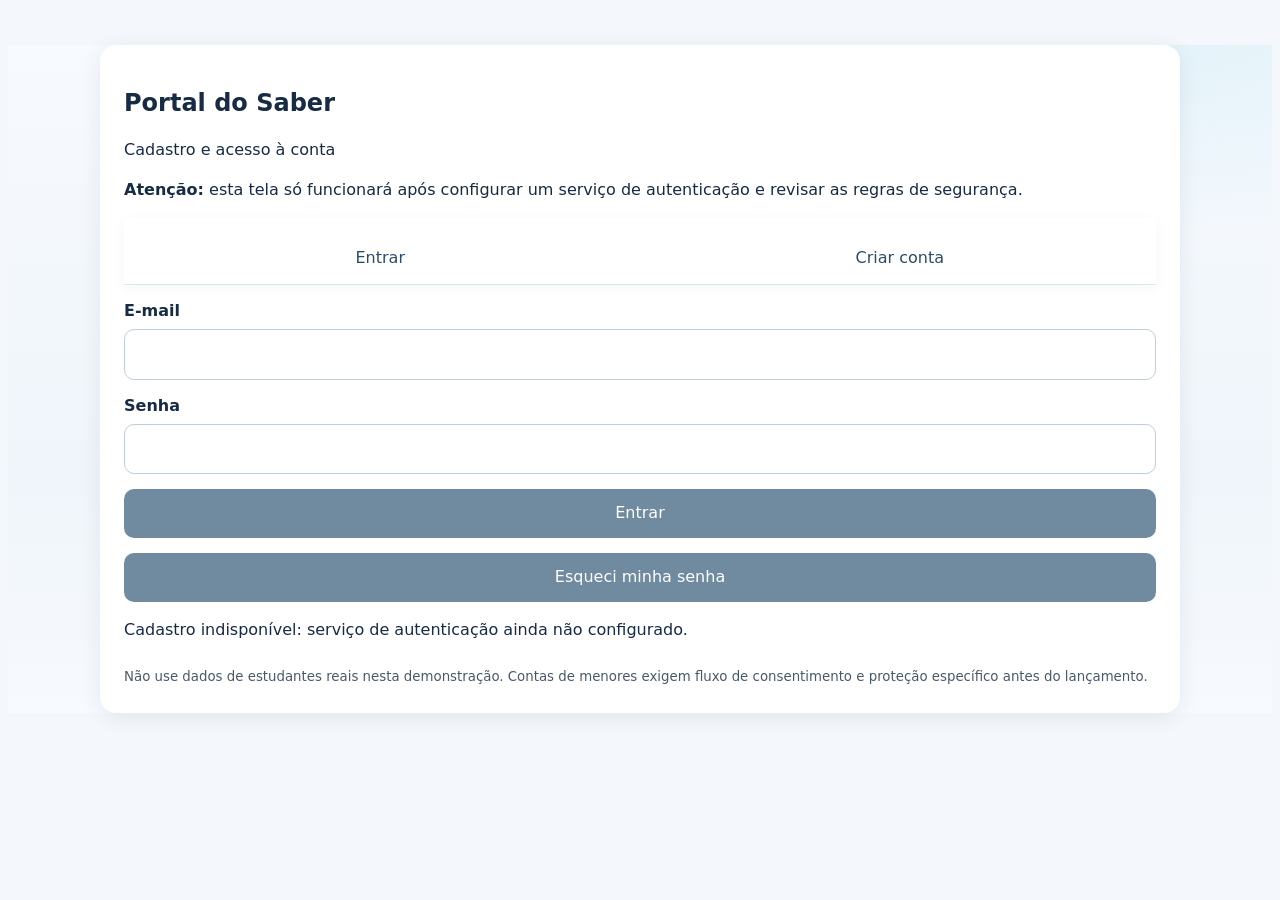
<file: conta.html>
<!doctype html>
<html lang="pt-BR"><head><meta charset="utf-8"><meta name="viewport" content="width=device-width,initial-scale=1">
<title>Portal do Saber | Minha conta</title>
<style>
:root{font-family:system-ui,sans-serif;color:#17243a;background:#f4f7fb}*{box-sizing:border-box}
main{max-width:470px;margin:5vh auto;padding:24px;background:white;border-radius:16px;box-shadow:0 4px 22px #132a4214}
h1{font-size:1.5rem}label{display:block;margin:14px 0 5px;font-weight:600}
input,select,button{width:100%;padding:12px;border-radius:8px;font:inherit}
input,select{border:1px solid #69788b}button{margin-top:15px;border:0;background:#1654b5;color:white;cursor:pointer}
button:disabled{opacity:.6}nav{display:flex;gap:8px}nav button{flex:1}p{line-height:1.5}#mensagem{min-height:30px}small{color:#4a596a}
</style><link rel="stylesheet" href="tema-futurista.css">
</head><body><main>
<h1>Portal do Saber</h1><p>Cadastro e acesso à conta</p>
<p><strong>Atenção:</strong> esta tela só funcionará após configurar um serviço de autenticação e revisar as regras de segurança.</p>
<nav><button id="tabEntrar" type="button">Entrar</button><button id="tabCriar" type="button">Criar conta</button></nav>
<form id="formConta">
<div id="nomeCampo" hidden><label for="nome">Nome</label><input id="nome" maxlength="120" autocomplete="name"></div>
<div id="perfilCampo" hidden><label for="perfil">Eu sou</label><select id="perfil"><option value="aluno">Aluno</option><option value="professor">Professor</option><option value="responsavel">Responsável</option></select></div>
<label for="email">E-mail</label><input id="email" type="email" required autocomplete="email">
<label for="senha">Senha</label><input id="senha" type="password" required minlength="12" autocomplete="current-password">
<button id="enviar" type="submit">Entrar</button>
</form>
<button id="recuperar" type="button">Esqueci minha senha</button>
<button id="sair" type="button" hidden>Sair</button>
<p id="mensagem" role="status" aria-live="polite"></p>
<small>Não use dados de estudantes reais nesta demonstração. Contas de menores exigem fluxo de consentimento e proteção específico antes do lançamento.</small>
</main><script type="module" src="./conta.js"></script></body></html>
</file>
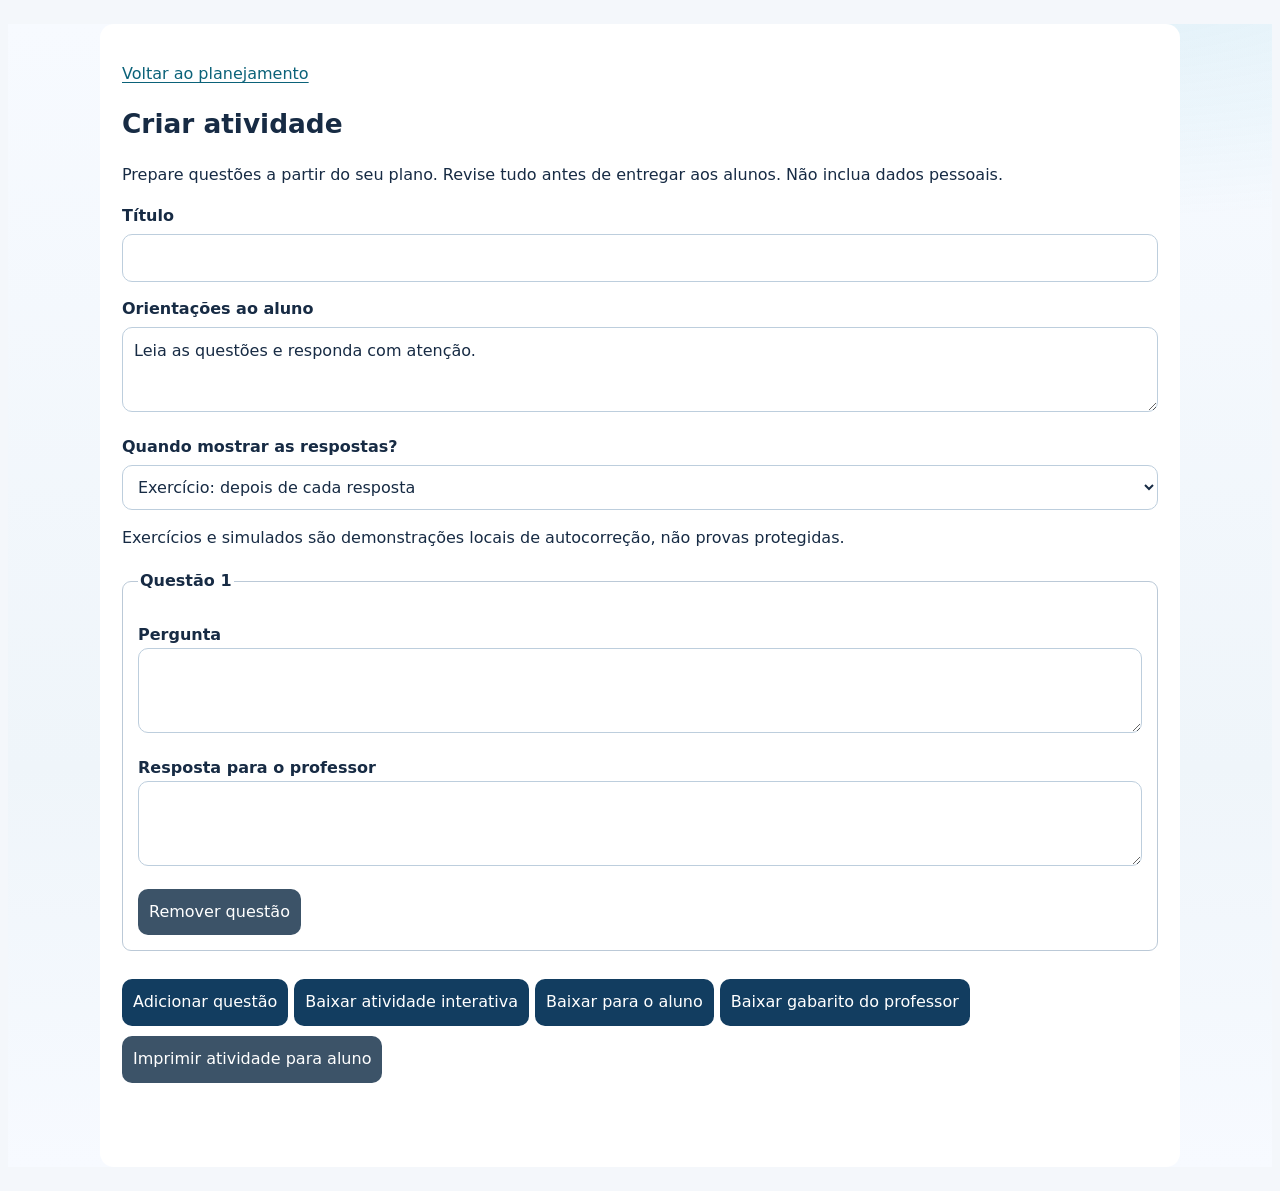
<file: criar-atividade.html>
<!doctype html><html lang="pt-BR"><head><meta charset="utf-8"><meta name="viewport" content="width=device-width,initial-scale=1"><title>Criar atividade — Portal do Saber</title>
<style>:root{font-family:system-ui,sans-serif;background:#f4f7fb;color:#152840}*{box-sizing:border-box}main{max-width:850px;margin:24px auto;padding:22px;background:white;border-radius:14px}h1{font-size:1.65rem}label{display:block;font-weight:650;margin:15px 0 5px}input,textarea,select,button{font:inherit;padding:11px;border-radius:7px}input,textarea,select{width:100%;border:1px solid #697c8f}textarea{min-height:85px}button{border:0;background:#1555a7;color:white;cursor:pointer;margin:10px 6px 0 0}button.alt{background:#3c5368}button:focus-visible,a:focus-visible{outline:3px solid #edaa27}fieldset{border:1px solid #bbc9d7;border-radius:9px;margin:18px 0;padding:15px}legend{font-weight:700}#aviso{min-height:30px}@media print{.acoes,.voltar,#aviso{display:none}main{padding:0;margin:0}body{background:white}fieldset{break-inside:avoid}}</style><link rel="stylesheet" href="tema-futurista.css">
</head>
<body><main><p class="voltar"><a href="planejar-aula.html">Voltar ao planejamento</a></p><h1>Criar atividade</h1><p>Prepare questões a partir do seu plano. Revise tudo antes de entregar aos alunos. Não inclua dados pessoais.</p>
<form id="form"><label for="titulo">Título</label><input id="titulo" maxlength="140" required><label for="orientacoes">Orientações ao aluno</label><textarea id="orientacoes" maxlength="2000">Leia as questões e responda com atenção.</textarea><label for="modo">Quando mostrar as respostas?</label><select id="modo" aria-describedby="notaModo"><option value="imediato">Exercício: depois de cada resposta</option><option value="final">Simulado: depois de finalizar</option><option value="professor">Avaliação: somente com autorização do professor</option></select><p id="notaModo">Exercícios e simulados são demonstrações locais de autocorreção, não provas protegidas.</p><div id="questoes"></div>
<div class="acoes"><button type="button" id="adicionar">Adicionar questão</button><button type="button" id="interativo">Baixar atividade interativa</button><button type="button" id="baixar">Baixar para o aluno</button><button type="button" id="baixarGabarito">Baixar gabarito do professor</button><button type="button" class="alt" id="imprimir">Imprimir atividade para aluno</button></div></form><p id="aviso" role="status" aria-live="polite"></p></main><script src="criar-atividade.js"></script></body></html>
</file>
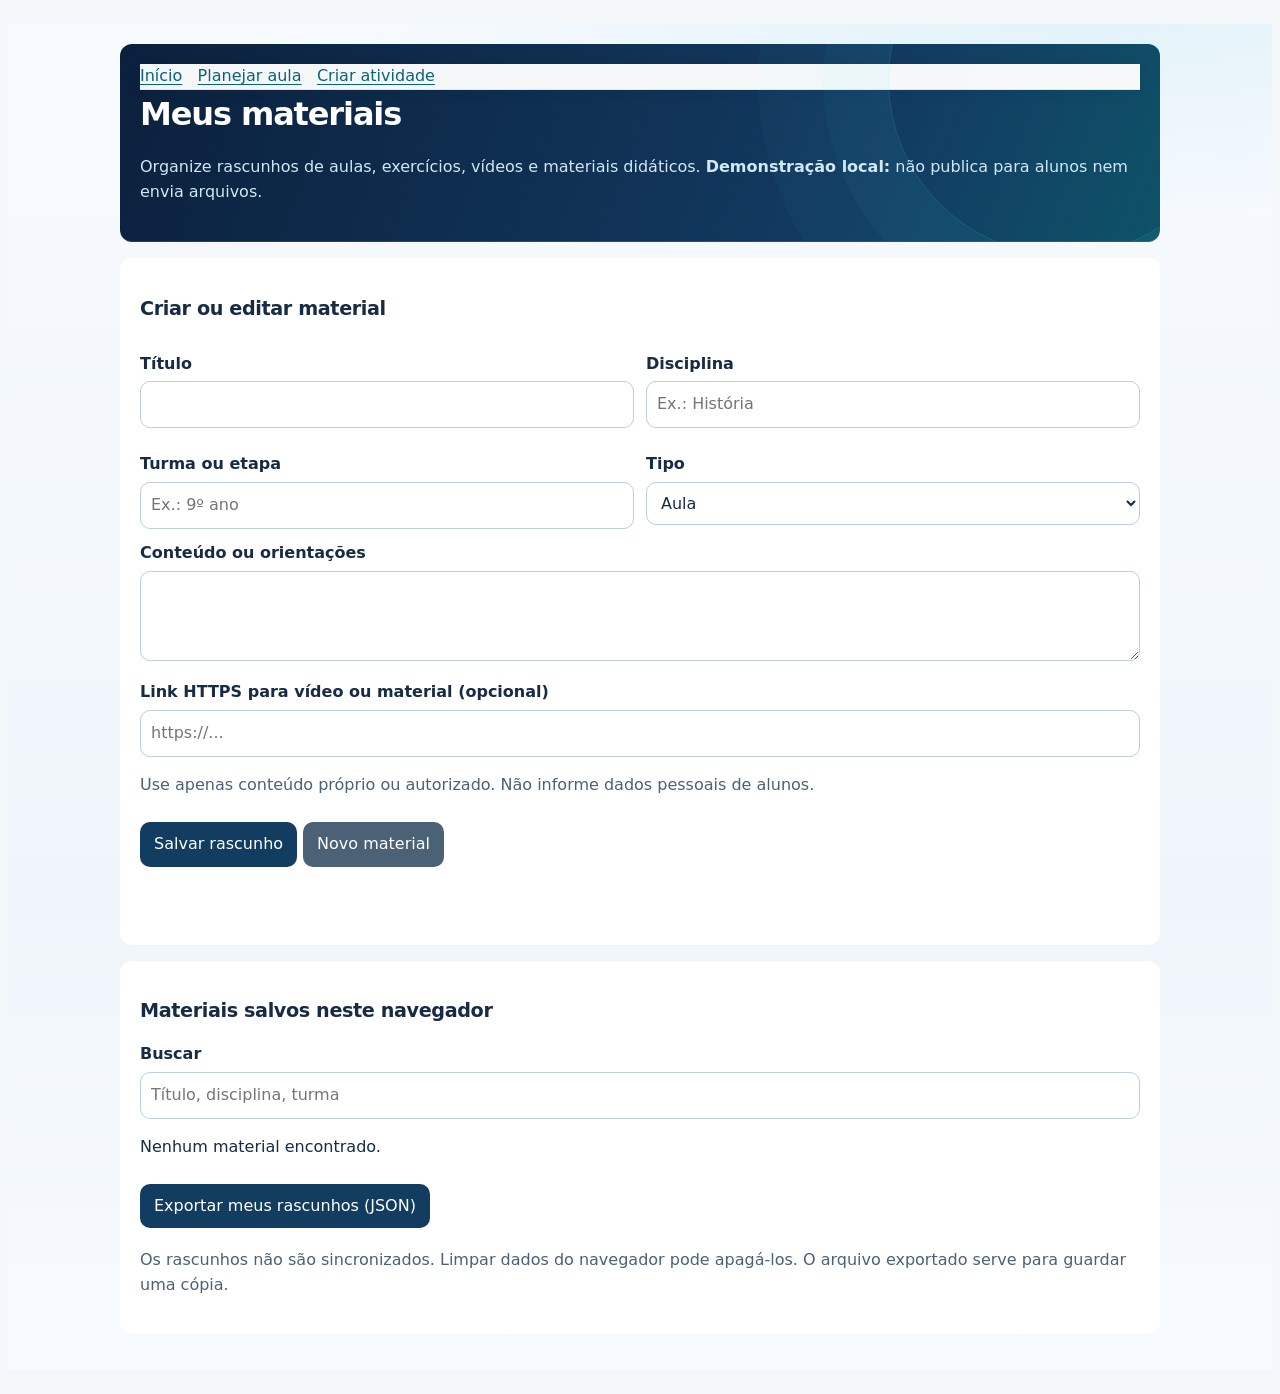
<file: painel-professor.html>
<!doctype html><html lang="pt-BR"><head><meta charset="utf-8"><meta name="viewport" content="width=device-width,initial-scale=1"><title>Meu material — Portal do Saber</title><style>
:root{font-family:system-ui,sans-serif;color:#162b41;background:#f3f7fa}*{box-sizing:border-box}main{max-width:960px;margin:24px auto;padding:20px}header,.painel{background:white;padding:20px;border-radius:12px;margin-bottom:16px}h1{margin:0 0 8px}h2{font-size:1.2rem}label{display:block;font-weight:650;margin:12px 0 5px}input,select,textarea{width:100%;font:inherit;padding:10px;border:1px solid #8495a5;border-radius:6px}textarea{min-height:90px}button,.botao{font:inherit;border:0;background:#14569b;color:white;border-radius:7px;padding:10px 14px;cursor:pointer;margin:8px 6px 4px 0}button.sec{background:#4b6175}button.perigo{background:#a23535}button:focus-visible,a:focus-visible{outline:3px solid #eead35}article{border:1px solid #d0dae4;border-radius:8px;padding:14px;margin:10px 0}article p{white-space:pre-wrap;overflow-wrap:anywhere}.acoes{display:flex;flex-wrap:wrap;gap:6px}.nota{color:#4b6175}#status{min-height:22px}@media(min-width:720px){.campos{display:grid;grid-template-columns:1fr 1fr;gap:12px}}@media print{form,.acoes,nav,#status{display:none}}
</style><link rel="stylesheet" href="tema-futurista.css">
</head><body><main><header><nav><a href="index.html">Início</a> · <a href="planejar-aula.html">Planejar aula</a> · <a href="criar-atividade.html">Criar atividade</a></nav><h1>Meus materiais</h1><p>Organize rascunhos de aulas, exercícios, vídeos e materiais didáticos. <strong>Demonstração local:</strong> não publica para alunos nem envia arquivos.</p></header>
<section class="painel"><h2>Criar ou editar material</h2><form id="form"><input type="hidden" id="edicao"><div class="campos"><div><label for="titulo">Título</label><input id="titulo" required maxlength="120"></div><div><label for="disciplina">Disciplina</label><input id="disciplina" required maxlength="70" placeholder="Ex.: História"></div><div><label for="turma">Turma ou etapa</label><input id="turma" maxlength="80" placeholder="Ex.: 9º ano"></div><div><label for="tipo">Tipo</label><select id="tipo"><option>Aula</option><option>Exercício</option><option>Videoaula</option><option>Material didático</option></select></div></div><label for="conteudo">Conteúdo ou orientações</label><textarea id="conteudo" maxlength="10000" required></textarea><label for="link">Link HTTPS para vídeo ou material (opcional)</label><input id="link" type="url" placeholder="https://..."><p class="nota">Use apenas conteúdo próprio ou autorizado. Não informe dados pessoais de alunos.</p><button type="submit">Salvar rascunho</button><button type="button" class="sec" id="limpar">Novo material</button></form><p id="status" role="status" aria-live="polite"></p></section>
<section class="painel"><h2>Materiais salvos neste navegador</h2><label for="busca">Buscar</label><input id="busca" placeholder="Título, disciplina, turma"><div id="lista"></div><div class="acoes"><button type="button" id="exportar">Exportar meus rascunhos (JSON)</button></div><p class="nota">Os rascunhos não são sincronizados. Limpar dados do navegador pode apagá-los. O arquivo exportado serve para guardar uma cópia.</p></section></main><script src="painel-professor.js"></script></body></html>
</file>
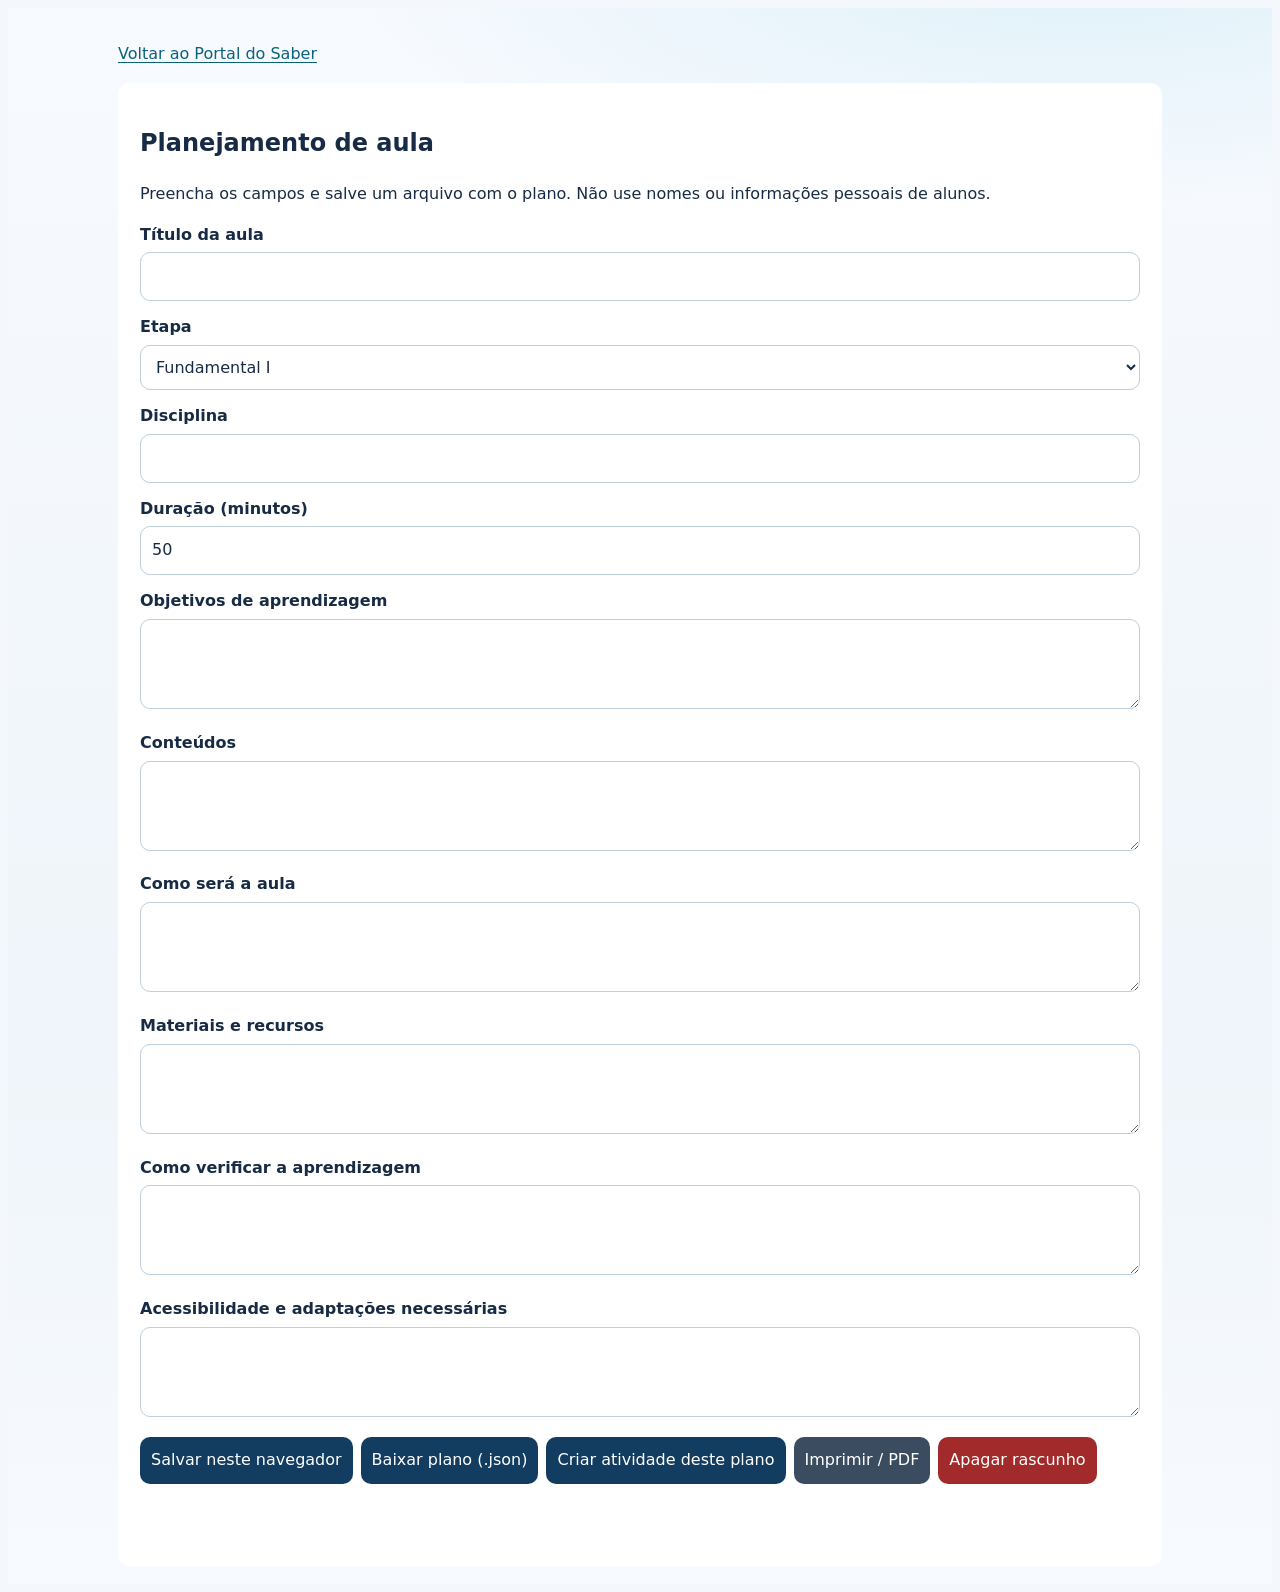
<file: planejar-aula.html>
<!doctype html><html lang="pt-BR"><head><meta charset="utf-8"><meta name="viewport" content="width=device-width,initial-scale=1"><title>Planejar aula — Portal do Saber</title><style>:root{font-family:system-ui,sans-serif;color:#16243a;background:#f4f7fb}*{box-sizing:border-box}main{max-width:780px;margin:auto;padding:18px}article{background:white;padding:22px;border-radius:12px}label{display:block;font-weight:600;margin:14px 0 5px}input,select,textarea,button{font:inherit;padding:11px;border-radius:7px}input,select,textarea{width:100%;border:1px solid #65758b}textarea{min-height:90px;resize:vertical}button{border:0;background:#1455ad;color:white;margin:12px 8px 0 0;cursor:pointer}button:focus-visible,a:focus-visible{outline:3px solid #e59d00}button.alt{background:#3b4c60}button.danger{background:#a22a2a}#aviso{min-height:28px}a{color:#1455ad}@media print{.acoes,.voltar,#aviso{display:none}body{background:white}article{padding:0}}</style><link rel="stylesheet" href="tema-futurista.css">
</head><body><main><p class="voltar"><a href="index.html">Voltar ao Portal do Saber</a></p><article><h1>Planejamento de aula</h1><p>Preencha os campos e salve um arquivo com o plano. Não use nomes ou informações pessoais de alunos.</p><form id="plano"><label for="titulo">Título da aula</label><input id="titulo" maxlength="140" required><label for="etapa">Etapa</label><select id="etapa"><option>Fundamental I</option><option>Fundamental II</option><option>Ensino Médio</option><option>ENEM</option><option>Vestibulares</option><option>Concursos</option><option>Tecnologia</option><option>Pedagogia</option><option>Educação Inclusiva</option><option>Cursos livres</option></select><label for="disciplina">Disciplina</label><input id="disciplina" maxlength="100" required><label for="duracao">Duração (minutos)</label><input id="duracao" type="number" min="10" max="480" value="50" required><label for="objetivos">Objetivos de aprendizagem</label><textarea id="objetivos" maxlength="3000" required></textarea><label for="conteudos">Conteúdos</label><textarea id="conteudos" maxlength="5000" required></textarea><label for="metodologia">Como será a aula</label><textarea id="metodologia" maxlength="5000" required></textarea><label for="recursos">Materiais e recursos</label><textarea id="recursos" maxlength="3000"></textarea><label for="avaliacao">Como verificar a aprendizagem</label><textarea id="avaliacao" maxlength="3000" required></textarea><label for="adaptacoes">Acessibilidade e adaptações necessárias</label><textarea id="adaptacoes" maxlength="3000"></textarea><div class="acoes"><button type="button" id="salvar">Salvar neste navegador</button><button type="button" id="baixar">Baixar plano (.json)</button><button type="button" id="atividade">Criar atividade deste plano</button><button type="button" id="imprimir" class="alt">Imprimir / PDF</button><button type="button" id="apagar" class="danger">Apagar rascunho</button></div></form><p id="aviso" role="status" aria-live="polite"></p></article></main><script src="planejar-aula.js"></script></body></html>
</file>
<file: tema-futurista.css>
/* Portal do Saber — identidade visual futurista discreta.
   CSS compartilhado: melhora o visual sem alterar funcionalidades. */
:root{--azul:#112b4e;--claro:#f3f7fc;--verde:#087f89;--texto:#172b44;--borda:#dbe6f1;--brilho:#13b5bd;--superficie:#fff;--sombra:0 10px 30px rgba(19,47,84,.07)}
html{scroll-behavior:smooth}
body{background:radial-gradient(ellipse 85% 350px at 85% -50px,rgba(43,174,195,.12),transparent 70%),linear-gradient(180deg,#f7faff,#eff5fa 65%,#f7faff);color:var(--texto);font-family:system-ui,-apple-system,"Segoe UI",Arial,sans-serif;line-height:1.55}
header{background:linear-gradient(112deg,#0b203d 0%,#123b61 72%,#0e5268 100%);border-bottom:1px solid rgba(255,255,255,.12);color:#fff;position:relative;overflow:hidden}
header::after{content:"";position:absolute;right:-80px;top:-140px;width:350px;height:350px;border:1px solid rgba(102,229,232,.16);border-radius:50%;pointer-events:none;box-shadow:0 0 0 65px rgba(102,229,232,.035),0 0 0 130px rgba(102,229,232,.025)}
header h1{font-weight:800;letter-spacing:-.035em;position:relative;z-index:1}
header p{color:#d1e7f3;position:relative;z-index:1}
nav{background:rgba(255,255,255,.96);border-bottom:1px solid var(--borda);box-shadow:0 3px 14px rgba(16,47,76,.04);gap:7px;scrollbar-width:thin}
nav button{background:transparent;color:#2b4c69;border:1px solid transparent;border-radius:10px;transition:background .18s,color .18s,border-color .18s}
nav button:hover{background:#eaf3f9;border-color:#d7e8f2}
nav button.ativo{background:#123d60;color:#fff;box-shadow:0 3px 12px rgba(17,59,96,.14)}
main{max-width:1080px}
.hero{background:linear-gradient(125deg,#0c2948,#11556b 90%);border:1px solid rgba(107,223,229,.2);border-radius:20px;box-shadow:0 15px 32px rgba(13,48,79,.14);position:relative;overflow:hidden}
.hero::after{content:"";position:absolute;width:230px;height:230px;right:-90px;top:-100px;border:1px solid rgba(134,240,237,.22);border-radius:50%;pointer-events:none}
.hero h2{letter-spacing:-.025em}
.cartao,article.card,.card{background:var(--superficie);border:1px solid var(--borda);border-radius:16px;box-shadow:var(--sombra)}
.cartao{transition:border-color .18s,box-shadow .18s}
.cartao:hover{border-color:#b9d7e5;box-shadow:0 12px 30px rgba(19,47,84,.1)}
.cartao h3,h2,h3{letter-spacing:-.02em}
button,.botao{background:#123d60;color:white;border-radius:10px;transition:background .18s,transform .18s,box-shadow .18s}
button:hover:not(:disabled),.botao:hover{background:#17617b;box-shadow:0 4px 13px rgba(17,72,106,.16)}
button:active:not(:disabled){transform:translateY(1px)}
button.secundario,.secundario{background:#e8f1f7;color:#183f5b}
button.secundario:hover:not(:disabled){background:#d5e9f3}
button.perigo,.perigo{background:#9c3044;color:#fff}
input,select,textarea{border:1px solid #bdcedd;border-radius:10px;background:#fff;color:#172b44;transition:border-color .15s,box-shadow .15s}
input:focus,select:focus,textarea:focus{outline:2px solid transparent;border-color:#128b99;box-shadow:0 0 0 3px rgba(18,139,153,.17)}
:where(button,a,input,select,textarea,[tabindex]):focus-visible{outline:3px solid #00a9b5;outline-offset:3px}
a{color:#0b6279;text-underline-offset:3px}
a:hover{color:#084c67}
.pill,.etiqueta,.status{background:#e5f6f7;color:#12606a;border:1px solid #c7e9eb}
.progresso,.barra-modulo>span{background:linear-gradient(90deg,#0c8a93,#2bb6b3)}
.destaque{border-left-color:#0b909a}
.pergunta{background:#f3f8fc;border:1px solid #e1ebf4}
th{background:#edf4fa;color:#183f5b}
td,th{border-bottom-color:#e1eaf3}
.notificacao{background:#10334e;box-shadow:0 14px 40px rgba(8,31,53,.22)}
footer{color:#52677e}
@media(max-width:640px){header{padding:18px 15px}.hero{padding:20px;border-radius:16px}main{padding:13px}.cartao{padding:15px}nav{padding:9px}}
@media(prefers-reduced-motion:reduce){html{scroll-behavior:auto}*,*::before,*::after{transition:none!important;animation:none!important}}
@media print{body{background:#fff!important}header,.hero{box-shadow:none!important}nav{position:static}button{box-shadow:none!important}.cartao{box-shadow:none!important}}
</file>
